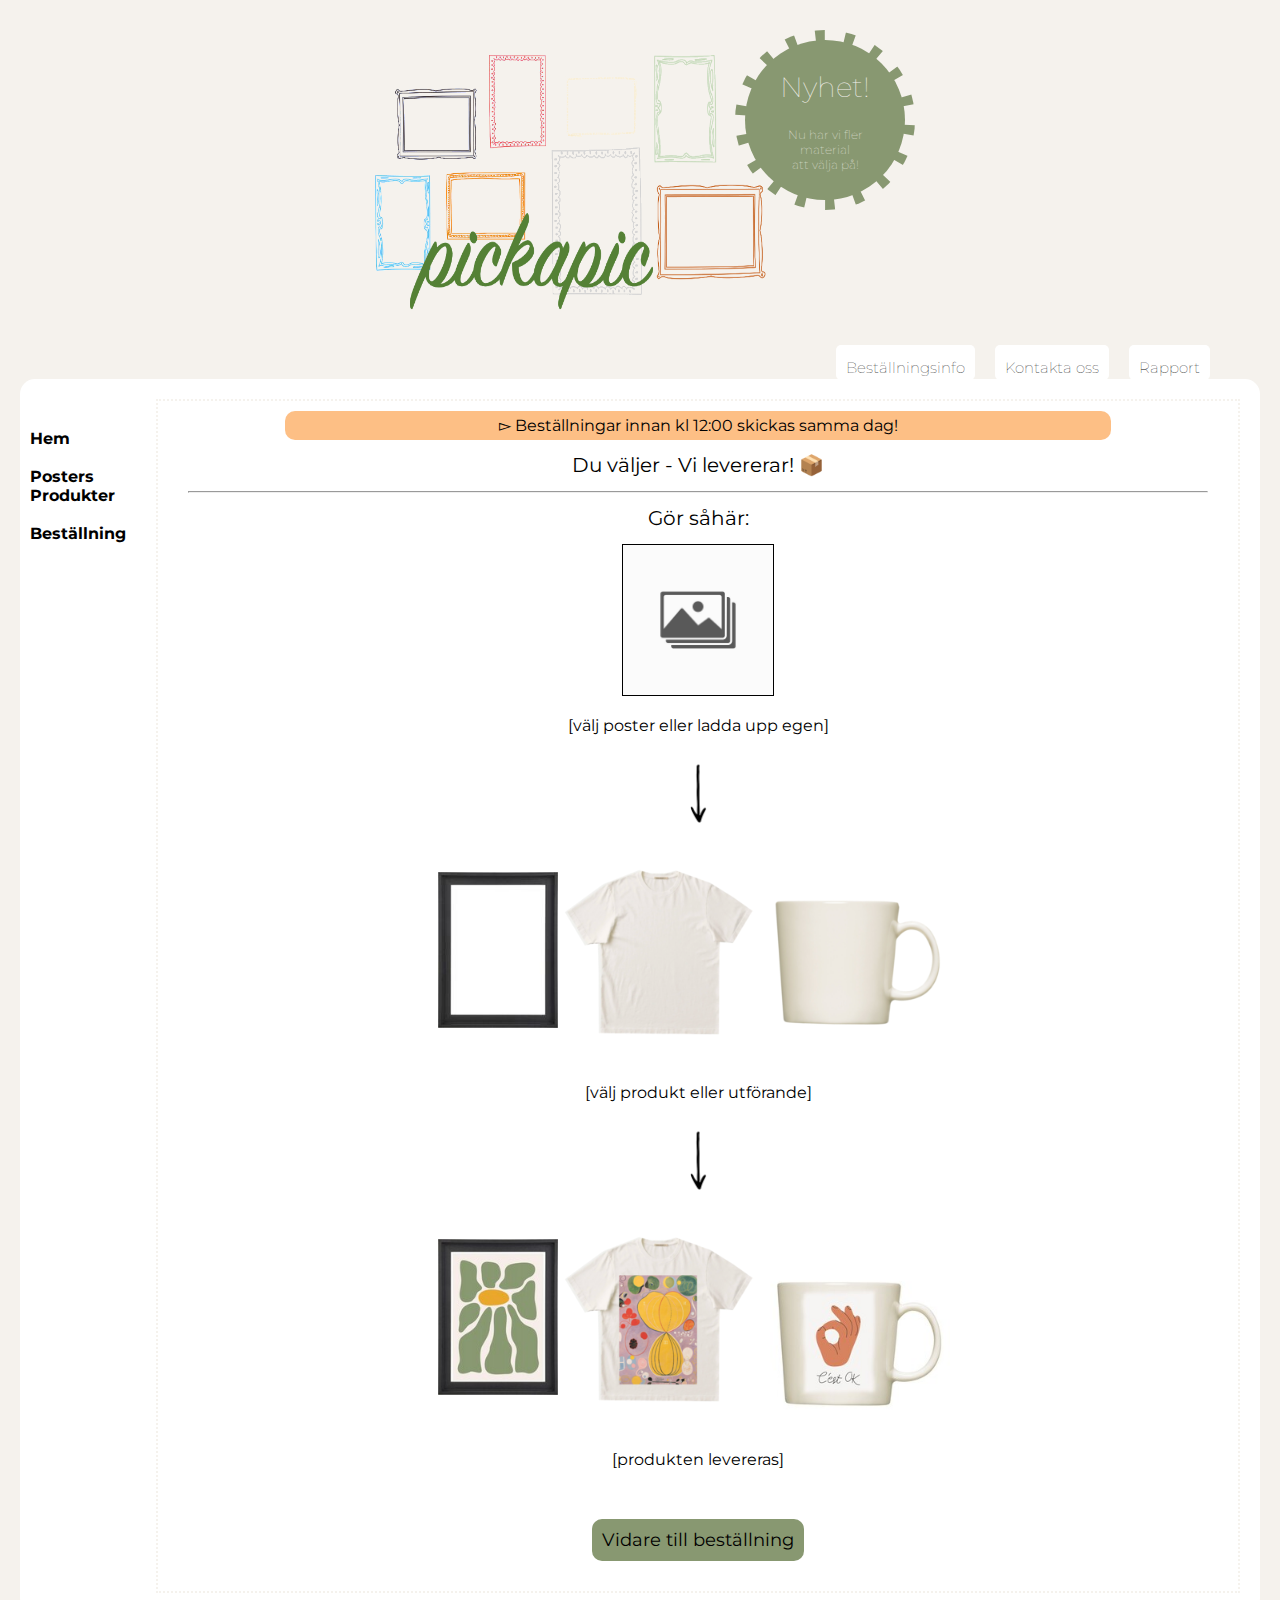
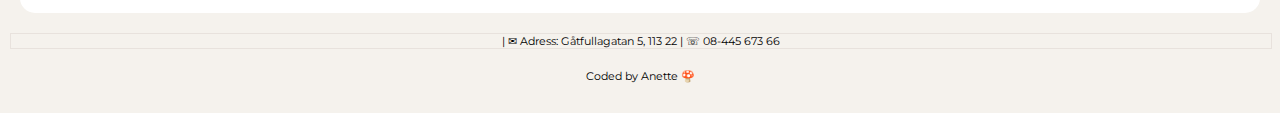
<file: index.html>
<!DOCTYPE html>
<html lang="en">
<head>
    <meta charset="UTF-8">
    <meta name="viewport" content="width=device-width, initial-scale=1.0">
    <link rel="stylesheet" href="css/style.css">
<link rel="preconnect" href="https://fonts.googleapis.com">
<link rel="preconnect" href="https://fonts.gstatic.com" crossorigin>
<link href="https://fonts.googleapis.com/css2?family=Montserrat:ital,wght@0,100..900;1,100..900&family=Roboto:ital,wght@0,100;0,300;0,400;0,500;0,700;0,900;1,100;1,300;1,400;1,500;1,700;1,900&display=swap" rel="stylesheet">
    <title>Picapick</title>
</head>
<body>
    <div class="headContainer">
        <img src="img/logo.png" alt="pickapic-logga" class="logga">
        <div class= "news">
            <h2>Nyhet!</h2>
                <h6>Nu har vi fler material <br>att välja på! <br></h6></div>

    </div>

        <ul class="choose">
            <li><a href="order.html">Beställningsinfo</a></li>
            <li><a href="aboutus.html">Kontakta oss</a></li>
            <li><a href="rapport.html">Rapport</a></li>
        </ul>

    <div class="mainContainer">
         <nav>
            <a href="index.html" class="home"><strong>Hem</strong></a><br><br>
            <a href="pictures.html" class="pic"><strong>Posters</strong></a><br>
            <a href="products.html" class="prod"><strong>Produkter</strong></a><br><br>
            <a href="tabell.html" class="order"><strong>Beställning</strong></a><br>
        </nav>

    <main class="main">
        <div class="orderToday">▻ Beställningar innan kl 12:00 skickas samma dag! </div>
            <h1>Du väljer - Vi levererar! <span>📦</span></h1><hr>
            <h1 class="doThis">Gör såhär:</h1>
                <img src="img/bildfil.jpeg" alt="bildfil" class="start1"><br> <p>[välj poster eller ladda upp egen]</p>
                <img src="img/arrow.png" alt="pil" class="startpil"><br>
                <img src="img/svartram.jpeg" alt="ram" class="start4"><img src="img/t-shirt.png" alt="t-shirt" class="start2"><img src="img/mugg.png" alt="mugg" class="start2"><br><p>[välj produkt eller utförande]</p>
                <img src="img/arrow.png" alt="pil" class="startpil"><br>
                <img src="img/svartram(1).jpg" alt="ram" class="start4"><img src="img/t-shirt(1).png" alt="t-shirt" class="start3"><img src="img/mugg(1).jpg" alt="mugg" class="start3"><br><p>[produkten levereras]</p>

            <a href="tabell.html" id="button" class="orderDirect">Vidare till beställning</a>
    </main></div>


    <footer>| ✉︎ Adress: Gåtfullagatan 5, 113 22 | ☏ 08-445 673 66</footer>

<p class="madeBy">Coded by Anette 🍄</p>
</body>
</html>
</file>
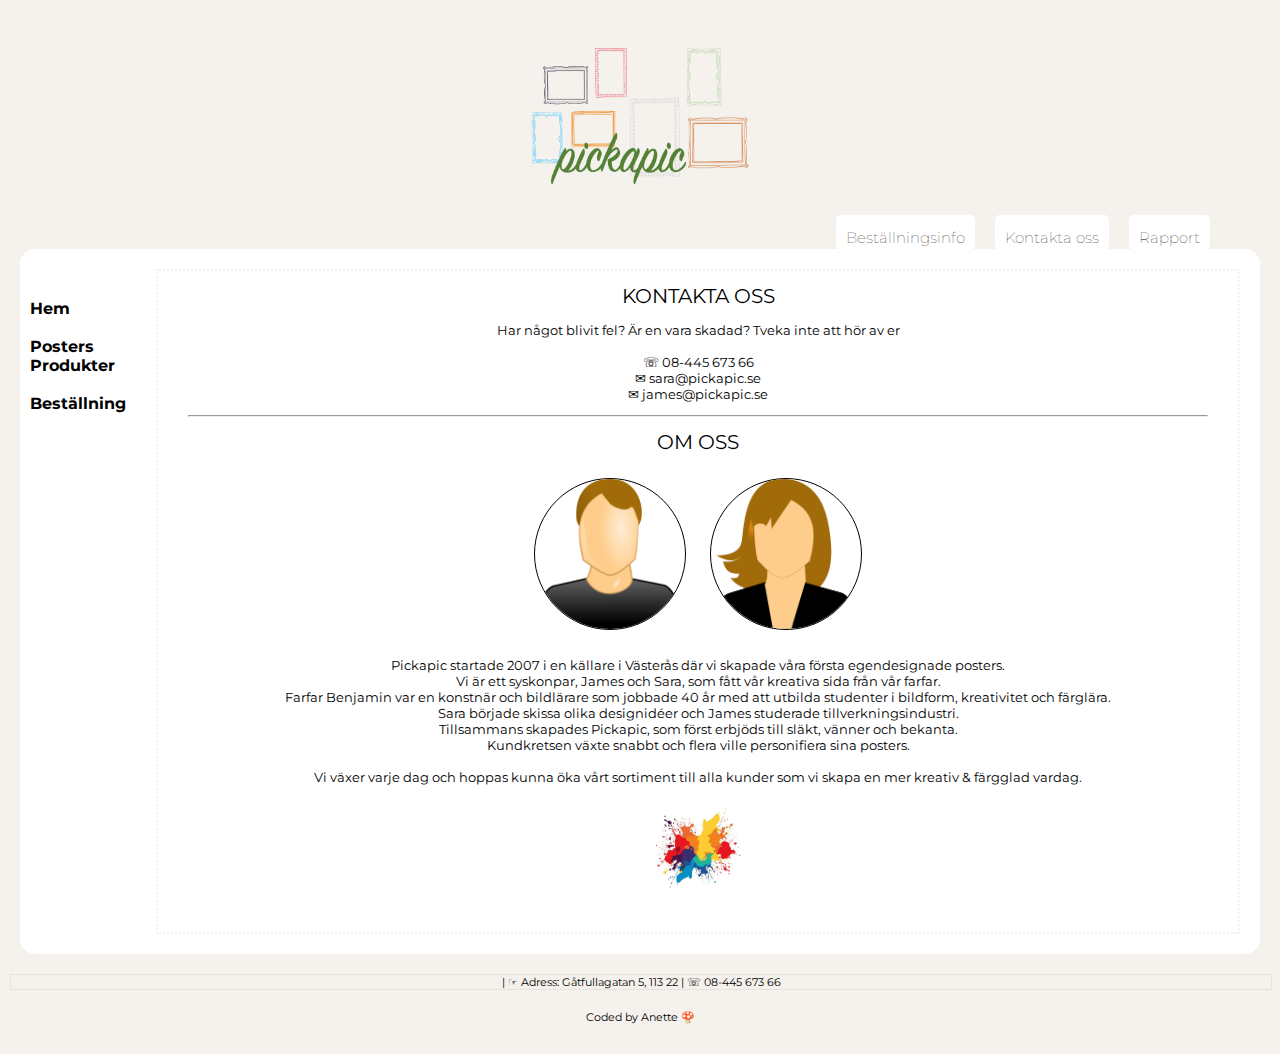
<file: aboutus.html>
<!DOCTYPE html>
<html lang="en">
<head>
    <meta charset="UTF-8">
    <meta name="viewport" content="width=device-width, initial-scale=1.0">
    <link rel="stylesheet" href="css/style.css">
<link rel="preconnect" href="https://fonts.googleapis.com">
<link rel="preconnect" href="https://fonts.gstatic.com" crossorigin>
<link href="https://fonts.googleapis.com/css2?family=Montserrat:ital,wght@0,100..900;1,100..900&family=Roboto:ital,wght@0,100;0,300;0,400;0,500;0,700;0,900;1,100;1,300;1,400;1,500;1,700;1,900&display=swap" rel="stylesheet">
    <title>Picapick</title>
</head>
<body>
    <div class="headContainer">
        <img src="img/logo.png" alt="pickapic-logga" class="logga2">
    </div>

        <ul class="choose">
            <li><a href="order.html">Beställningsinfo</a></li>
            <li><a href="aboutus.html">Kontakta oss</a></li>
            <li><a href="rapport.html">Rapport</a></li>
        </ul>

    <div class="mainContainer">
        <nav>
            <a href="index.html" class="home"><strong>Hem</strong></a><br><br>
            <a href="pictures.html" class="pic"><strong>Posters</strong></a><br>
            <a href="products.html" class="prod"><strong>Produkter</strong></a><br><br>
            <a href="tabell.html" class="order"><strong>Beställning</strong></a><br>
        </nav>

    <main class="main">
        <h1>KONTAKTA OSS</h1> 
            <p class="info">Har något blivit fel? Är en vara skadad? Tveka inte att hör av er<br><br>
            ☏ 08-445 673 66<br>
            ✉︎ sara@pickapic.se<br>
            ✉︎ james@pickapic.se
            </p>
        <hr>
        <h1>OM OSS</h1> 
            <img src="img/profiler/james.webp" alt="james" class="profil">
            <img src="img/profiler/sara.webp" alt="sara" class="profil">
        <p class="info"> Pickapic startade 2007 i en källare i Västerås där vi skapade våra första egendesignade posters.
            <br>
            Vi är ett syskonpar, James och Sara, som fått vår kreativa sida från vår farfar.<br>
            Farfar Benjamin var en konstnär och bildlärare som jobbade 40 år med att utbilda studenter i bildform, kreativitet och färglära.<br> 
            Sara började skissa olika designidéer och James studerade tillverkningsindustri.<br>
            Tillsammans skapades Pickapic, som först erbjöds till släkt, vänner och bekanta. <br>
            Kundkretsen växte snabbt och flera ville personifiera sina posters.
            <br><br>
            Vi växer varje dag och hoppas kunna öka vårt sortiment till alla kunder som vi skapa en mer kreativ & färgglad vardag.
        </p>
        
        <picture>
            <source media="(min-width: 650px)" srcset="img/color1.jpeg" width="100">
            <source media="(min-width: 450px)" srcset="img/color2.jpeg" width="100">
            <img src="img/color3.jpeg" alt="colorsplash" width="100">
        </picture> 
        
        
    </main></div>


    <footer>| ☞ Adress: Gåtfullagatan 5, 113 22 | ☏ 08-445 673 66</footer>

<p class="madeBy">Coded by Anette 🍄</p>
</body>
</html>
</file>
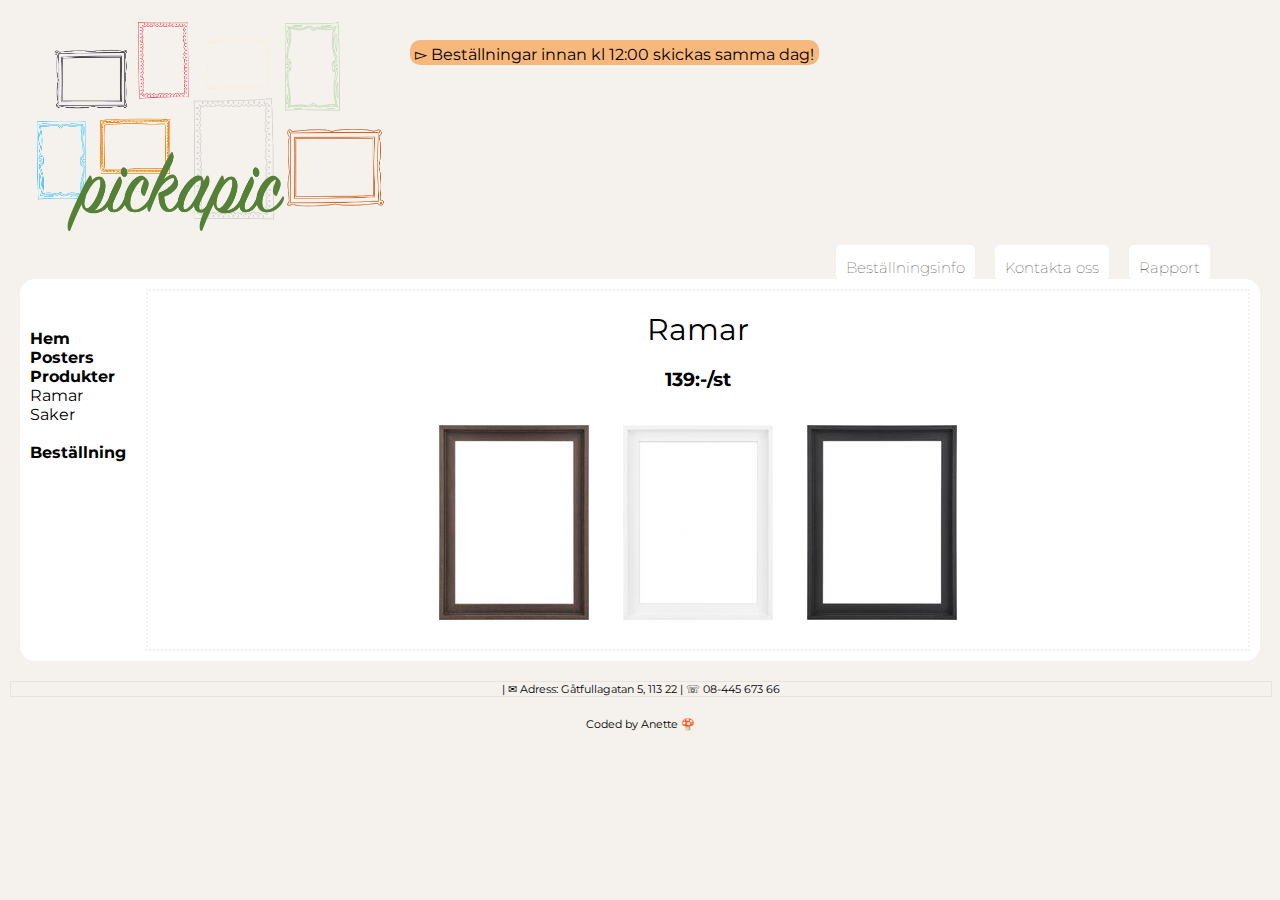
<file: frames.html>
<!DOCTYPE html>
<html lang="en">
<head>
    <meta charset="UTF-8">
    <meta name="viewport" content="width=device-width, initial-scale=1.0">
    <link rel="stylesheet" href="css/nextStyle.css">
<link rel="preconnect" href="https://fonts.googleapis.com">
<link rel="preconnect" href="https://fonts.gstatic.com" crossorigin>
<link href="https://fonts.googleapis.com/css2?family=Montserrat:ital,wght@0,100..900;1,100..900&family=Roboto:ital,wght@0,100;0,300;0,400;0,500;0,700;0,900;1,100;1,300;1,400;1,500;1,700;1,900&display=swap" rel="stylesheet">
    <title>Picapick</title>
</head>
<body>
    <div class="headContainer">
        <img src="img/logo.png" alt="pickapic-logga" class="logga2">
                <div class="orderToday">▻ Beställningar innan kl 12:00 skickas samma dag! </div>
    </div>

        <ul class="choose">
            <li><a href="order.html">Beställningsinfo</a></li>
            <li><a href="aboutus.html">Kontakta oss</a></li>
            <li><a href="rapport.html">Rapport</a></li>
        </ul>

    <div class="mainContainer">
        <nav>
            <a href="index.html" class="home"><strong>Hem</strong></a><br>
            <a href="pictures.html" class="pic"><strong>Posters</strong></a><br>
            <a href="products.html" class="prod"><strong>Produkter</strong></a><br>
                <a href="frames.html" class="frame">Ramar</a><br>
                <a href="things.html" class="things">Saker</a><br><br>
            <a href="tabell.html" class="order"><strong>Beställning</strong></a><br>
        </nav>

    <main class="main">
        <h1>Ramar</h1>
        <h3>139:-/st</h3>
            <img src="img/brunram.jpeg" alt="brun" class="product1">
            <img src="img/vitram.jpeg" alt="vit" class="product1">
            <img src="img/svartram.jpeg" alt="svart" class="product1"> 
    </main></div>


    <footer>| ✉︎ Adress: Gåtfullagatan 5, 113 22 | ☏ 08-445 673 66</footer>

<p class="madeBy">Coded by Anette 🍄</p>
</body>
</html>
</file>
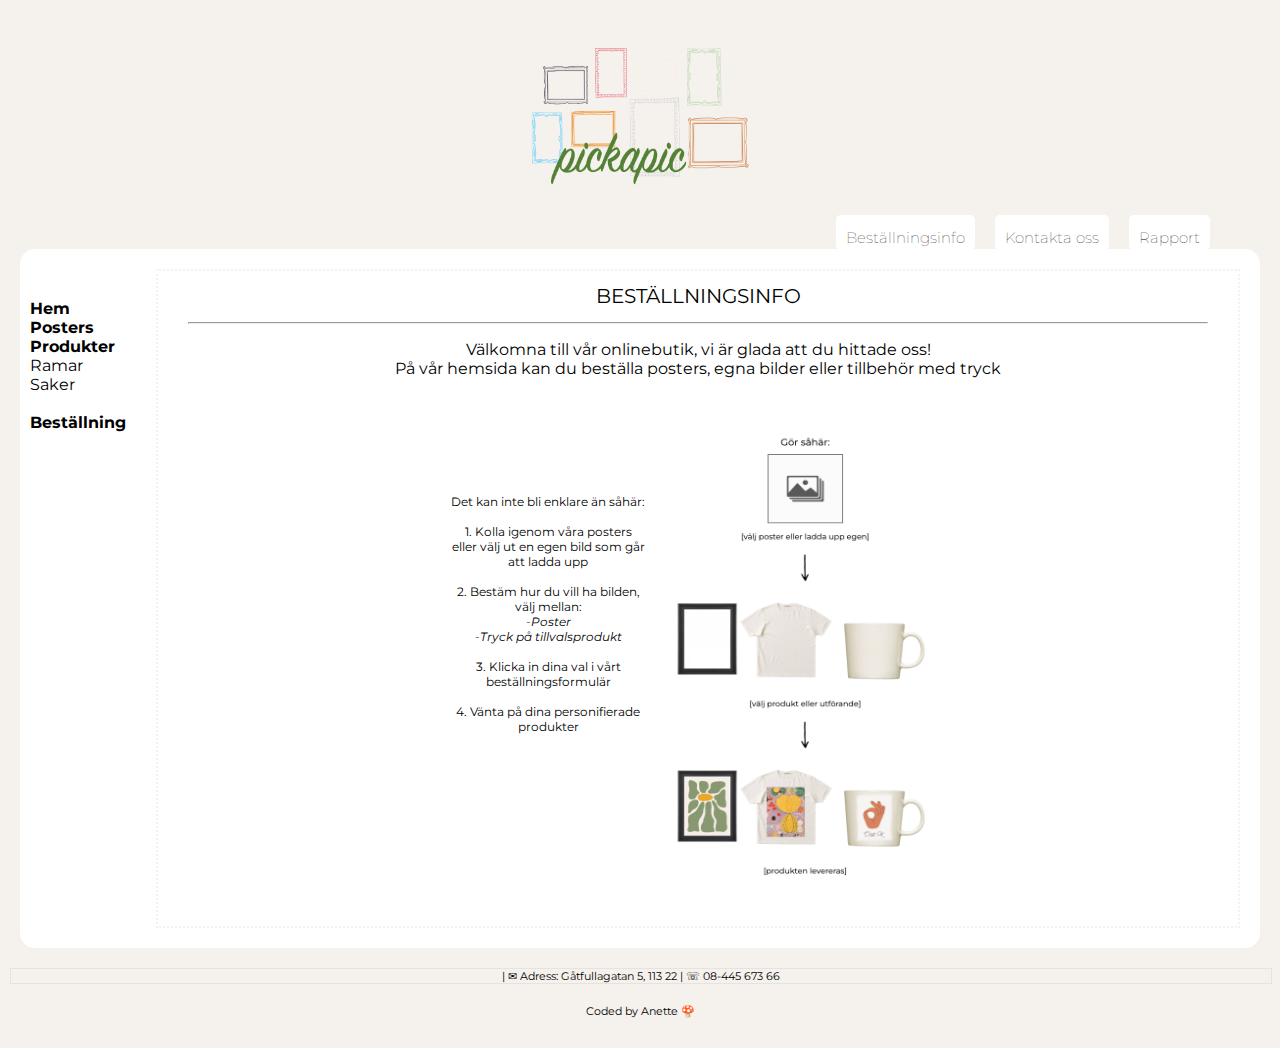
<file: order.html>
<!DOCTYPE html>
<html lang="en">
<head>
    <meta charset="UTF-8">
    <meta name="viewport" content="width=device-width, initial-scale=1.0">
    <link rel="stylesheet" href="css/style.css">
<link rel="preconnect" href="https://fonts.googleapis.com">
<link rel="preconnect" href="https://fonts.gstatic.com" crossorigin>
<link href="https://fonts.googleapis.com/css2?family=Montserrat:ital,wght@0,100..900;1,100..900&family=Roboto:ital,wght@0,100;0,300;0,400;0,500;0,700;0,900;1,100;1,300;1,400;1,500;1,700;1,900&display=swap" rel="stylesheet">
    <title>Picapick</title>
</head>
<body>
    <div class="headContainer">
        <img src="img/logo.png" alt="pickapic-logga" class="logga2">
    </div>

        <ul class="choose">
            <li><a href="order.html">Beställningsinfo</a></li>
            <li><a href="aboutus.html">Kontakta oss</a></li>
            <li><a href="rapport.html">Rapport</a></li>
        </ul>

    <div class="mainContainer">
        <nav>
            <a href="index.html" class="home"><strong>Hem</strong></a><br>
            <a href="pictures.html" class="pic"><strong>Posters</strong></a><br>
            <a href="products.html" class="prod"><strong>Produkter</strong></a><br>
                <a href="frames.html" class="frame">Ramar</a><br>
                <a href="things.html" class="things">Saker</a><br><br>
            <a href="tabell.html" class="order"><strong>Beställning</strong></a><br>
        </nav>

    <main class="main">
        <h1>BESTÄLLNINGSINFO</h1><hr>
            <p>Välkomna till vår onlinebutik, vi är glada att du hittade oss!<br>
            På vår hemsida kan du beställa posters, egna bilder 
            eller tillbehör med tryck
            </p>

        <p style="display:inline-block;" class="orderList"> 
            <img src="img/lathund-info.png" alt="lathund" class="lathund">
            Det kan inte bli enklare än såhär:<br><br>
            1. Kolla igenom våra posters eller välj ut en egen bild som går att ladda upp<br><br>
            2. Bestäm hur du vill ha bilden, välj mellan:<br>
                <em>-Poster<br>
                -Tryck på tillvalsprodukt</em><br><br>
            3. Klicka in dina val i vårt beställningsformulär<br><br>
            4. Vänta på dina personifierade produkter<br>
        </p>
        
    </main></div>


    <footer>| ✉︎ Adress: Gåtfullagatan 5, 113 22 | ☏ 08-445 673 66</footer>

<p class="madeBy">Coded by Anette 🍄</p>
</body>
</html>
</file>
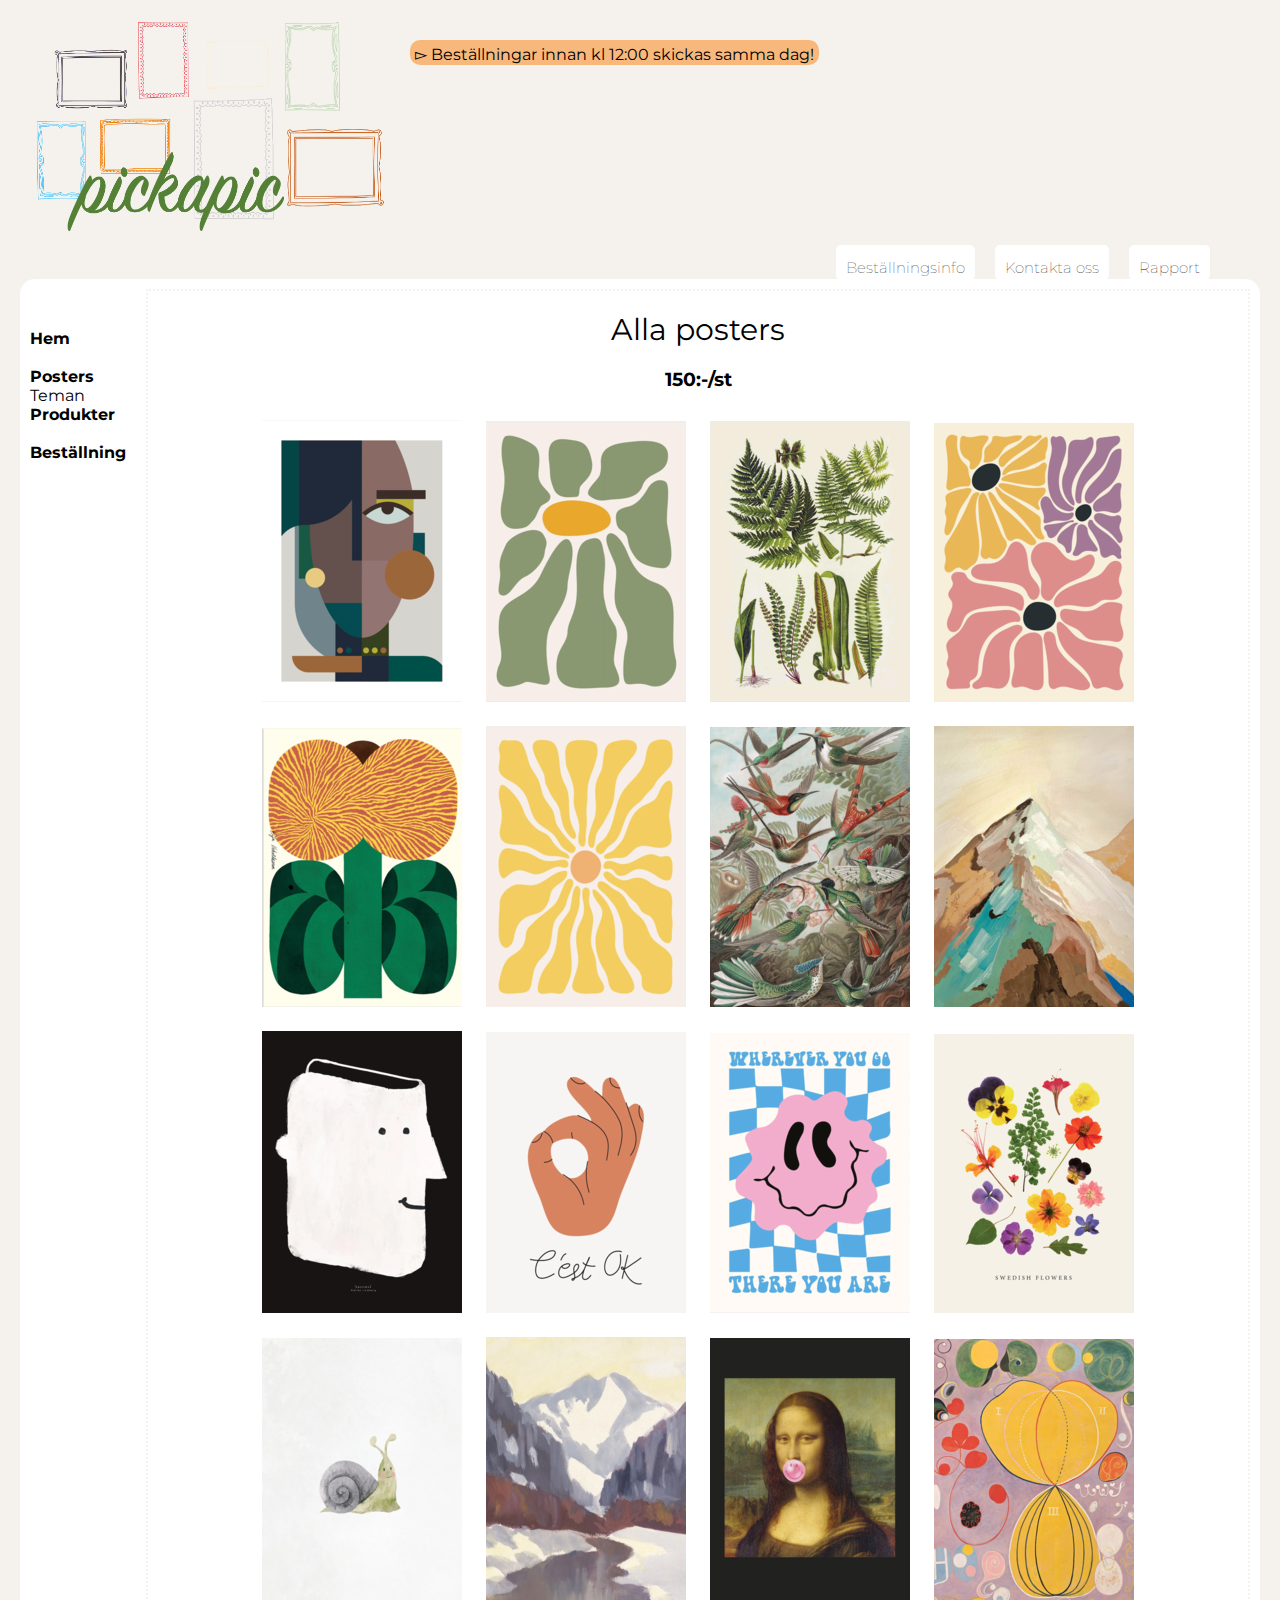
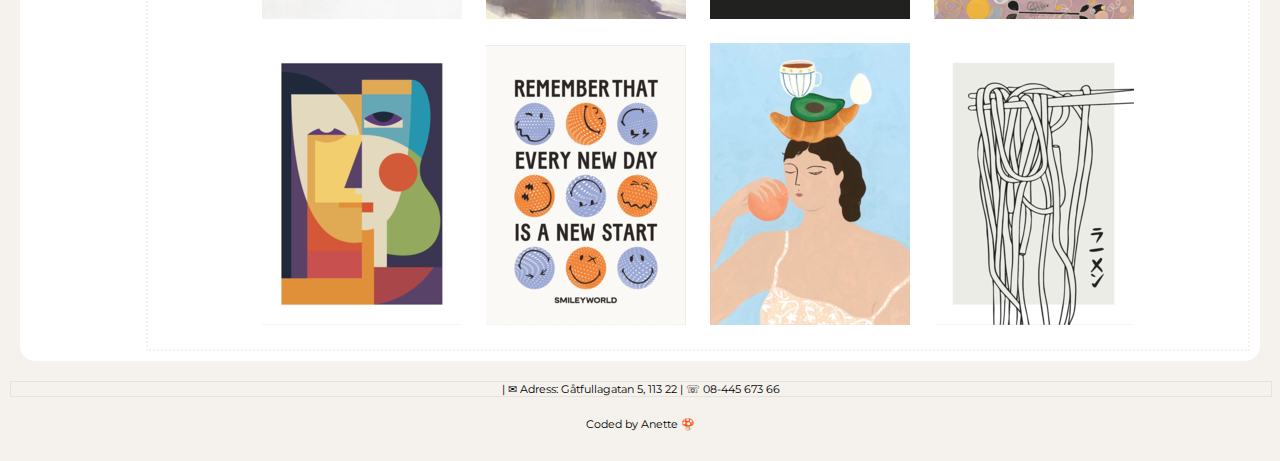
<file: pictures.html>
<!DOCTYPE html>
<html lang="en">
<head>
    <meta charset="UTF-8">
    <meta name="viewport" content="width=device-width, initial-scale=1.0">
    <link rel="stylesheet" href="css/nextStyle.css">
<link rel="preconnect" href="https://fonts.googleapis.com">
<link rel="preconnect" href="https://fonts.gstatic.com" crossorigin>
<link href="https://fonts.googleapis.com/css2?family=Montserrat:ital,wght@0,100..900;1,100..900&family=Roboto:ital,wght@0,100;0,300;0,400;0,500;0,700;0,900;1,100;1,300;1,400;1,500;1,700;1,900&display=swap" rel="stylesheet">
    <title>Picapick</title>
</head>
<body>
    <div class="headContainer">
        <img src="img/logo.png" alt="pickapic-logga" class="logga2">
                <div class="orderToday">▻ Beställningar innan kl 12:00 skickas samma dag! </div>
    </div>

        <ul class="choose">
            <li><a href="order.html">Beställningsinfo</a></li>
            <li><a href="aboutus.html">Kontakta oss</a></li>
            <li><a href="rapport.html">Rapport</a></li>
        </ul>

    <div class="mainContainer">
        <nav>
            <a href="index.html" class="home"><strong>Hem</strong></a><br><br>
            <a href="pictures.html" class="pic"><strong>Posters</strong></a><br>
            <a href="posterstheme.html" class="theme">Teman</a><br>
            <a href="products.html" class="prod"><strong>Produkter</strong></a><br><br>
            <a href="tabell.html" class="order"><strong>Beställning</strong></a><br>
        </nav>


    <main class="main">
        <h1>Alla posters</h1>
        <h3>150:-/st</h3>
            <img src="img/posters/ny/face2.png" alt="bild" class="poster">
            <img src="img/posters/ny/greenflower.png" alt="bild" class="poster">
            <img src="img/posters/ny/greenplats.png" alt="bild" class="poster">
            <img src="img/posters/ny/groovyflower.png" alt="bild" class="poster">
            <img src="img/posters/ny/maskros.png" alt="bild" class="poster">
            <img src="img/posters/ny/yellowflower.png" alt="bild" class="poster">
            <img src="img/posters/ny/birds.png" alt="bild" class="poster">
            <img src="img/posters/ny/colormountain.png" alt="bild" class="poster">
            <img src="img/posters/ny/face.png" alt="bild" class="poster">
            <img src="img/posters/ny/fingers.png" alt="bild" class="poster">
            <img src="img/posters/ny/smiley.png" alt="bild" class="poster">
            <img src="img/posters/ny/swedishflower.png" alt="bild" class="poster">
            <img src="img/posters/ny/snigel.png" alt="bild" class="poster">
            <img src="img/posters/ny/mountain.png" alt="bild" class="poster">
            <img src="img/posters/ny/monalisa.png" alt="bild" class="poster">
            <img src="img/posters/ny/everything.png" alt="bild" class="poster">
            <img src="img/posters/ny/face1.png" alt="bild" class="poster">
            <img src="img/posters/ny/newday.png" alt="bild" class="poster">
            <img src="img/posters/ny/frukost.png" alt="bild" class="poster">
            <img src="img/posters/ny/ramen.png" alt="bild" class="poster">

    </main></div>


    <footer>| ✉︎ Adress: Gåtfullagatan 5, 113 22 | ☏ 08-445 673 66</footer>

<p class="madeBy">Coded by Anette 🍄</p>
</body>
</html>
</file>
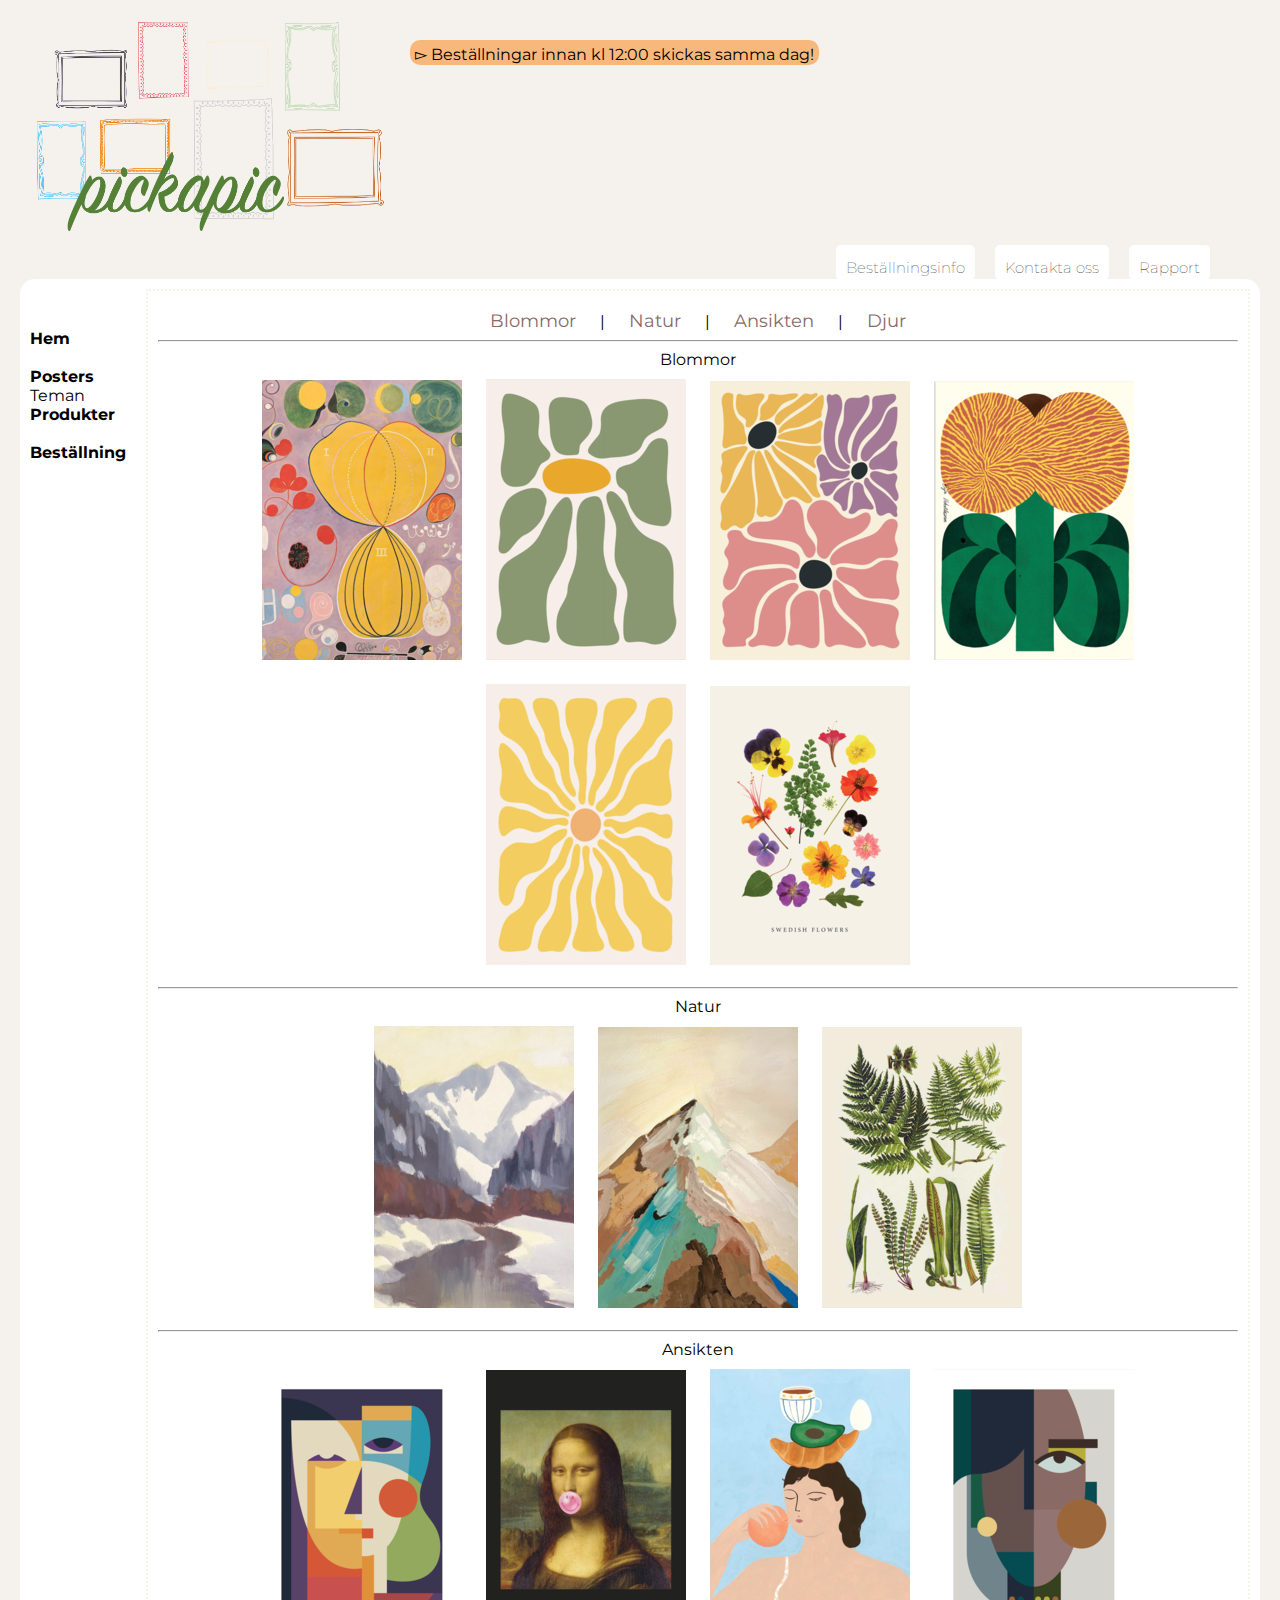
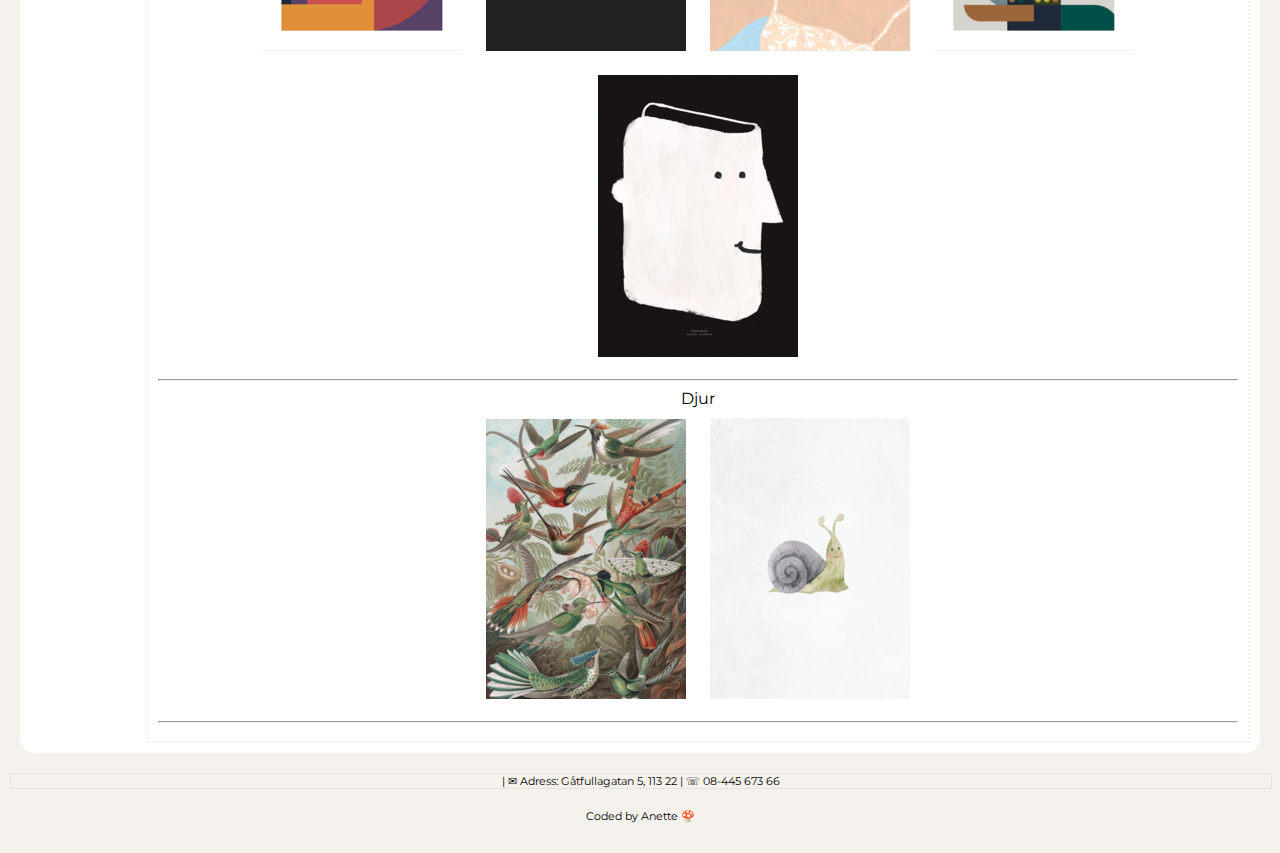
<file: posterstheme.html>
<!DOCTYPE html>
<html lang="en">
<head>
    <meta charset="UTF-8">
    <meta name="viewport" content="width=device-width, initial-scale=1.0">
    <link rel="stylesheet" href="css/nextStyle.css">
<link rel="preconnect" href="https://fonts.googleapis.com">
<link rel="preconnect" href="https://fonts.gstatic.com" crossorigin>
<link href="https://fonts.googleapis.com/css2?family=Montserrat:ital,wght@0,100..900;1,100..900&family=Roboto:ital,wght@0,100;0,300;0,400;0,500;0,700;0,900;1,100;1,300;1,400;1,500;1,700;1,900&display=swap" rel="stylesheet">
    <title>Picapick</title>
</head>
<body>
    <div class="headContainer">
        <img src="img/logo.png" alt="pickapic-logga" class="logga2">
            <div class="orderToday">▻ Beställningar innan kl 12:00 skickas samma dag! </div>
    </div>

        <ul class="choose">
            <li><a href="order.html">Beställningsinfo</a></li>
            <li><a href="aboutus.html">Kontakta oss</a></li>
            <li><a href="rapport.html">Rapport</a></li>
        </ul>

    <div class="mainContainer">
        <nav>
            <a href="index.html" class="home"><strong>Hem</strong></a><br><br>
            <a href="pictures.html" class="pic"><strong>Posters</strong></a><br>
            <a href="posterstheme.html" class="theme">Teman</a>
            <a href="products.html" class="prod"><strong>Produkter</strong></a><br><br>
            <a href="tabell.html" class="order"><strong>Beställning</strong></a><br>
        </nav>


    <main class="main"><br>
        <a href="#blommor" class="themeLink">Blommor</a> | <a href="#natur" class="themeLink">Natur</a> | <a href="#ansikten" class="themeLink">Ansikten</a> | <a href="#djur" class="themeLink">Djur</a> 
        <br><hr>
        <a id="blommor">Blommor</a><br>
            <img src="img/posters/ny/everything.png" alt="1" class="poster">
            <img src="img/posters/ny/greenflower.png" alt="1" class="poster">
            <img src="img/posters/ny/groovyflower.png" alt="1" class="poster">
            <img src="img/posters/ny/maskros.png" alt="1" class="poster">
            <img src="img/posters/ny/yellowflower.png" alt="1" class="poster">
            <img src="img/posters/ny/swedishflower.png" alt="1" class="poster">
            <hr>
        <a id="natur">Natur</a><br>
            <img src="img/posters/ny/mountain.png" alt="1" class="poster">
            <img src="img/posters/ny/colormountain.png" alt="1" class="poster">
            <img src="img/posters/ny/greenplats.png" alt="1" class="poster">
            <hr>
        <a id="ansikten">Ansikten</a><br>
            <img src="img/posters/ny/face1.png" alt="1" class="poster">
            <img src="img/posters/ny/monalisa.png" alt="1" class="poster">
            <img src="img/posters/ny/frukost.png" alt="1" class="poster">
            <img src="img/posters/ny/face2.png" alt="1" class="poster">
            <img src="img/posters/ny/face.png" alt="1" class="poster">
            <hr>
        <a id="djur">Djur</a><br>
            <img src="img/posters/ny/birds.png" alt="1" class="poster">
            <img src="img/posters/ny/snigel.png" alt="1" class="poster">
            <hr>

    </main></div>


    <footer>| ✉︎ Adress: Gåtfullagatan 5, 113 22 | ☏ 08-445 673 66</footer>

<p class="madeBy">Coded by Anette 🍄</p>
</body>
</html>
</file>
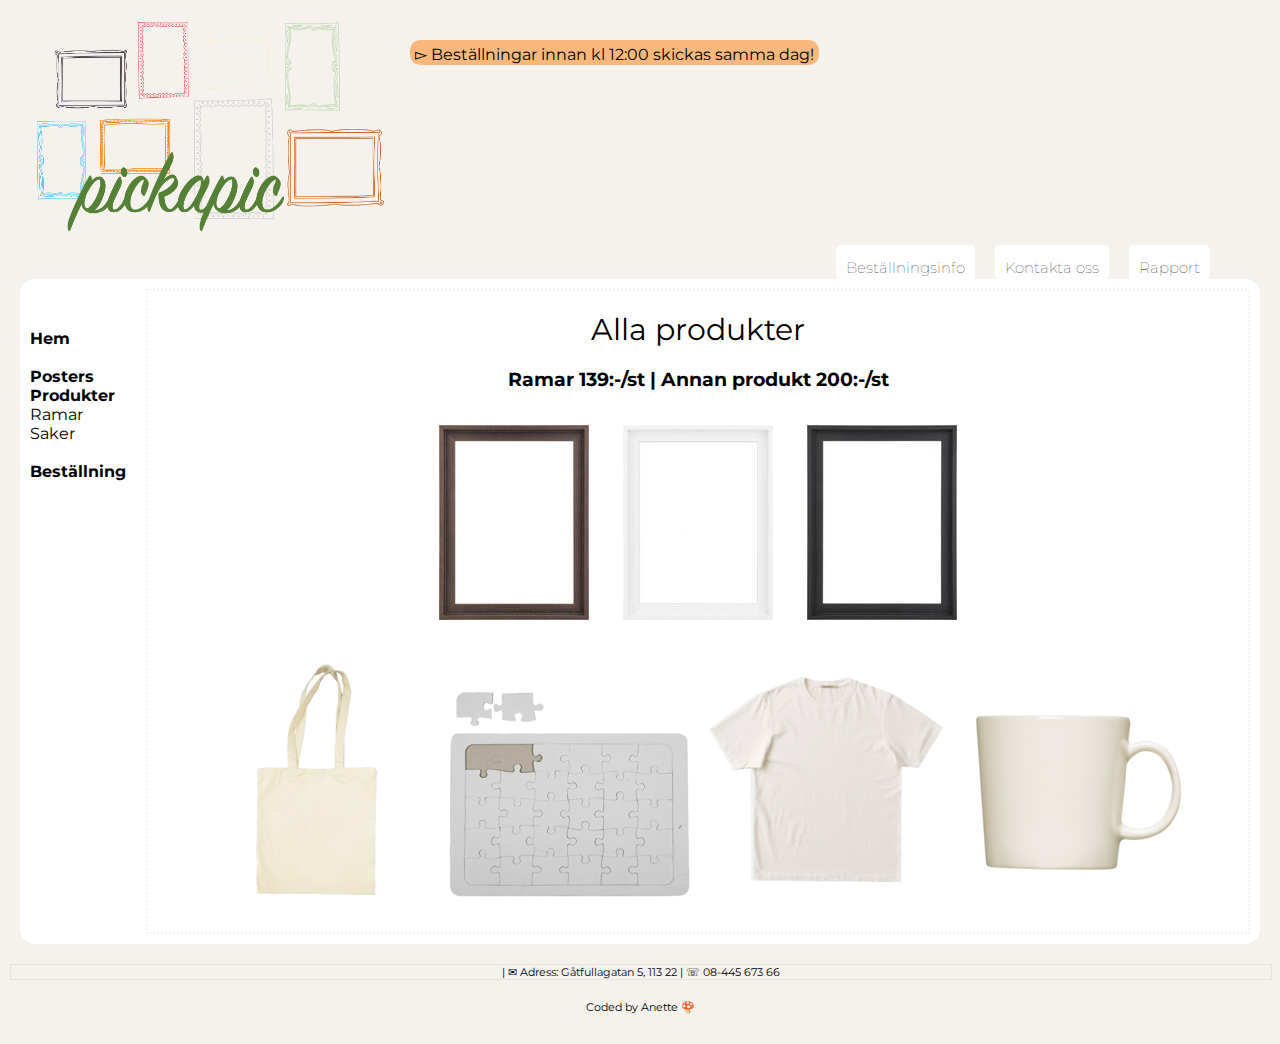
<file: products.html>
<!DOCTYPE html>
<html lang="en">
<head>
    <meta charset="UTF-8">
    <meta name="viewport" content="width=device-width, initial-scale=1.0">
    <link rel="stylesheet" href="css/nextStyle.css">
<link rel="preconnect" href="https://fonts.googleapis.com">
<link rel="preconnect" href="https://fonts.gstatic.com" crossorigin>
<link href="https://fonts.googleapis.com/css2?family=Montserrat:ital,wght@0,100..900;1,100..900&family=Roboto:ital,wght@0,100;0,300;0,400;0,500;0,700;0,900;1,100;1,300;1,400;1,500;1,700;1,900&display=swap" rel="stylesheet">
    <title>Picapick</title>
</head>
<body>
    <div class="headContainer">
        <img src="img/logo.png" alt="pickapic-logga" class="logga2">
                <div class="orderToday">▻ Beställningar innan kl 12:00 skickas samma dag! </div>
    </div>

        <ul class="choose">
            <li><a href="order.html">Beställningsinfo</a></li>
            <li><a href="aboutus.html">Kontakta oss</a></li>
            <li><a href="rapport.html">Rapport</a></li>
        </ul>

    <div class="mainContainer">
        <nav>
            <a href="index.html" class="home"><strong>Hem</strong></a><br><br>
            <a href="pictures.html" class="pic"><strong>Posters</strong></a><br>
            <a href="products.html" class="prod"><strong>Produkter</strong></a><br>
                <a href="frames.html" class="frame">Ramar</a><br>
                <a href="things.html" class="things">Saker</a><br><br>
            <a href="tabell.html" class="order"><strong>Beställning</strong></a><br>
        </nav>

    <main class="main">
        <h1>Alla produkter</h1>
        <h3>Ramar 139:-/st | Annan produkt 200:-/st</h3>
            <img src="img/brunram.jpeg" alt="brun" class="product1">
            <img src="img/vitram.jpeg" alt="vit" class="product1">
            <img src="img/svartram.jpeg" alt="svart" class="product1"> <br>
            <img src="img/bag.png" alt="bag" class="product">
            <img src="img/puzzel.png" alt="puzzle" class="product">
            <img src="img/t-shirt.png" alt="shirt" class="product">
            <img src="img/mugg.png" alt="cup" class="product">
    </main></div>


    <footer>| ✉︎ Adress: Gåtfullagatan 5, 113 22 | ☏ 08-445 673 66</footer>

<p class="madeBy">Coded by Anette 🍄</p>
</body>
</html>
</file>
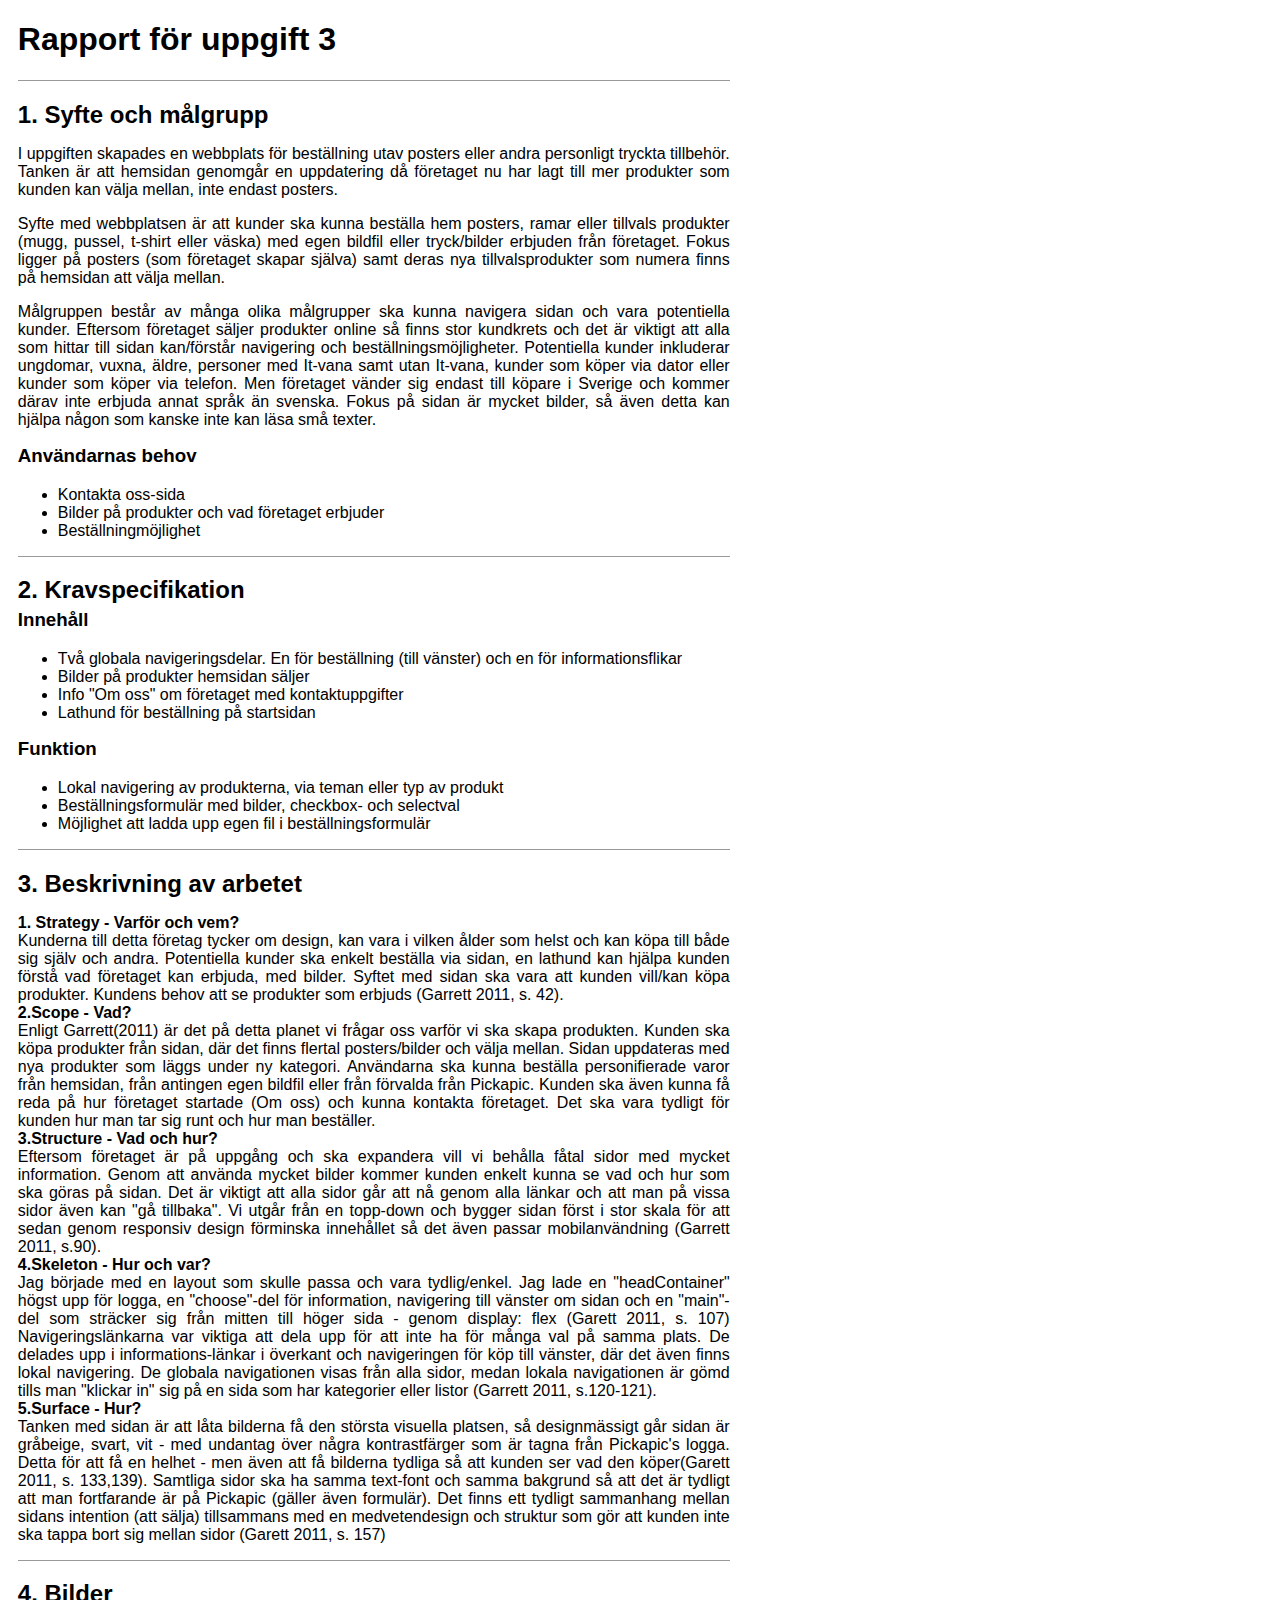
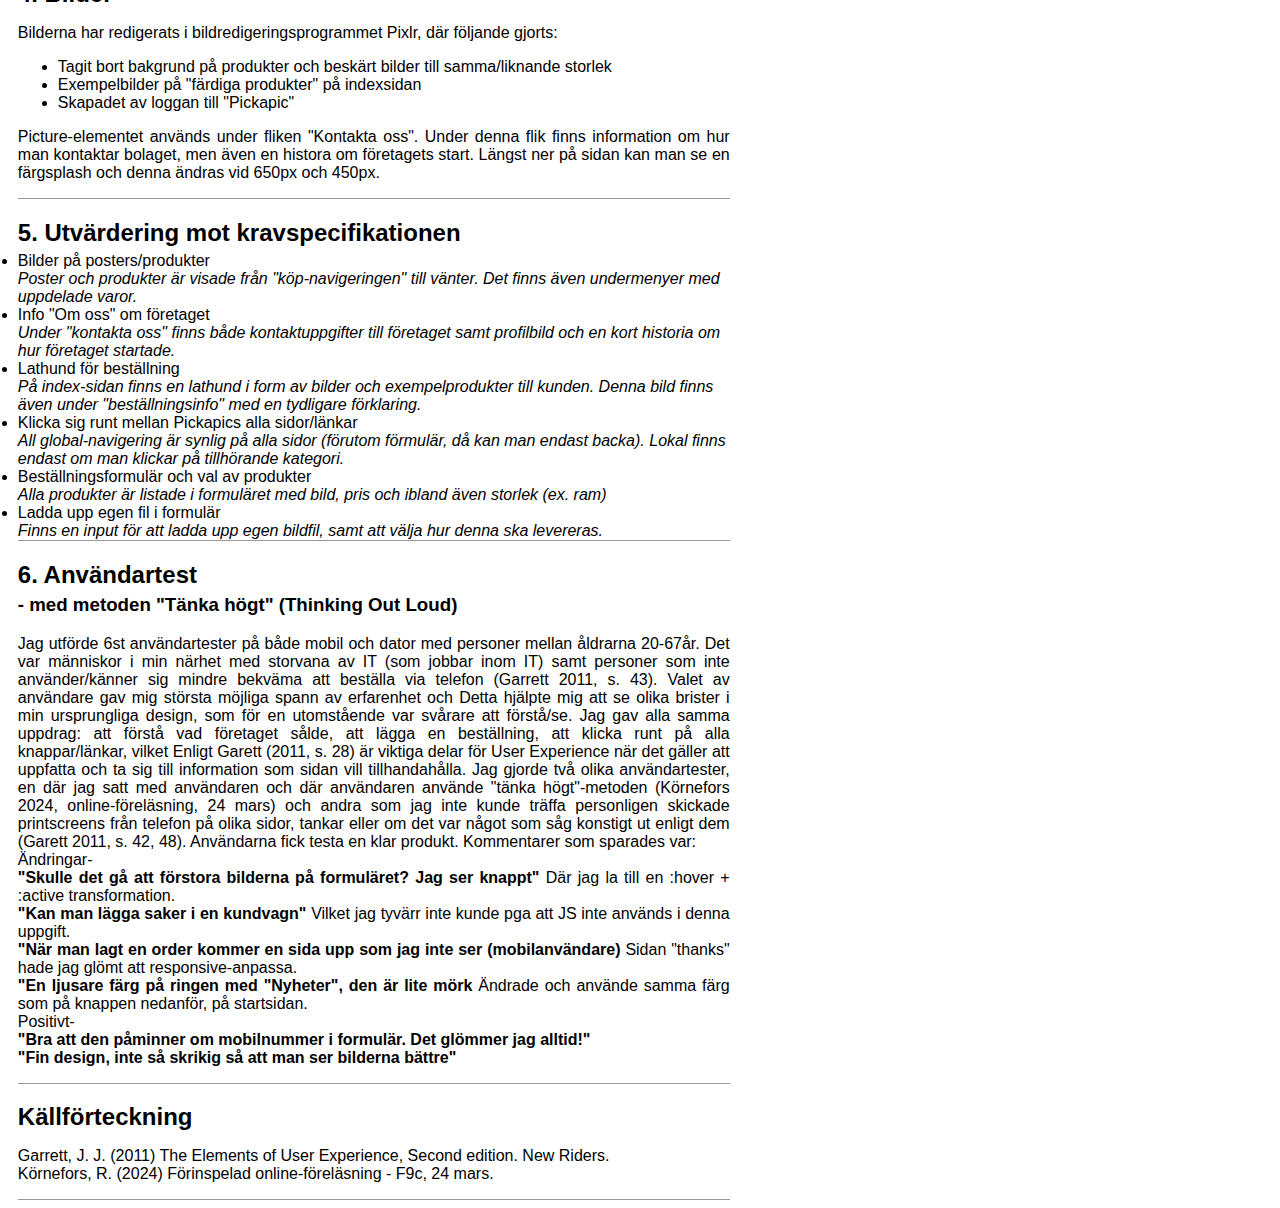
<file: rapport.html>
<!DOCTYPE html>
<html lang="sv">

<head>
    <meta charset="UTF-8">
    <meta http-equiv="X-UA-Compatible" content="IE=edge">
    <meta name="viewport" content="width=device-width, initial-scale=1.0">
    <title>Rapport för uppgift 3 i Webbteknik 1</title>
    <style>
        html {
            font-size: 16px
        }

        body {
            background-color: #FFF;
            color: #000;
            font-family: Verdana, Geneva, Tahoma, sans-serif;
            max-width: 80ch;
            margin-left: 2ch;
        }

        header,
        section {
            border-bottom: 1px solid #999;
        }

        img {
            max-width: 100%;
        }

        p {
            text-align: justify;
        }

        h2 {
            margin-bottom: 0.2em;
        }

        h3 {
            margin-top: 0.2em;
        }
    </style>
</head>

<body>
    <header>
        <h1>Rapport för uppgift 3</h1>
    </header>
    <main>
        <section>
            <h2>1. Syfte och målgrupp</h2>
            <p>I uppgiften skapades en webbplats för
                <!-- Ange vad det är för företag eller annan organisation. -->
                beställning utav posters eller andra personligt tryckta tillbehör. Tanken är att hemsidan genomgår en uppdatering då företaget nu
                har lagt till mer produkter som kunden kan välja mellan, inte endast posters.
            </p>
            <p>Syfte med webbplatsen är 
                <!-- Fyll på med kort beskrivning som anger syftet med webbplatsen. -->
                <!-- Alltså syfte och mål med webbplatsen för företaget eller organisationen. -->
                att kunder ska kunna beställa hem posters, ramar eller tillvals produkter (mugg, pussel, t-shirt eller väska) med egen bildfil eller tryck/bilder
                erbjuden från företaget. Fokus ligger på posters (som företaget skapar själva) samt deras nya tillvalsprodukter som numera finns på hemsidan att välja mellan.
            </p>
            <p>Målgruppen består av 
                <!-- Fyll på med beskrivning som identifierar målgruppen. -->
                <!-- Ange också eventuell uppdelning i delgrupper. -->
                många olika målgrupper ska kunna navigera sidan och vara potentiella kunder. Eftersom företaget säljer produkter online så finns stor kundkrets och det är viktigt att alla som hittar till sidan kan/förstår navigering och beställningsmöjligheter. 
                Potentiella kunder inkluderar ungdomar, vuxna, äldre, personer med It-vana samt utan It-vana, kunder som köper via dator eller kunder som köper via telefon.
                Men företaget vänder sig endast till köpare i Sverige och kommer därav inte erbjuda annat språk än svenska. Fokus på sidan är mycket bilder, så även detta kan hjälpa någon som kanske inte kan läsa små texter.
            </p>
            <h3>Användarnas behov</h3>
            <!-- Skriv korta punkter som beskriver vilka behov webbplatsen ska uppfylla. -->
            <!-- Altså resultatet av målgruppsanalysen. Beskrivning av hur du gjort analysen ska inte finnas med. -->
            <ul>
                <li>Kontakta oss-sida</li>
                <li>Bilder på produkter och vad företaget erbjuder</li>
                <li>Beställningmöjlighet</li>
            </ul>
        </section>
        <section>
            <h2>2. Kravspecifikation</h2>
            <!-- Kravspecifikationen ska vara utformad enligt Garretts modell på det sätt som visas i föreläsningar och laboration. -->
            <h3>Innehåll</h3>
            <!-- Skriv korta konkreta och mätbara krav som beskriver VAD innehållet ska bestå av. -->
            <ul>
                <li>Två globala navigeringsdelar. En för beställning (till vänster) och en för informationsflikar</li>
                <li>Bilder på produkter hemsidan säljer</li>
                <li>Info "Om oss" om företaget med kontaktuppgifter</li>
                <li>Lathund för beställning på startsidan</li>

            </ul>
            <h3>Funktion</h3>
            <!-- Skriv korta konkreta och mätbara krav som beskriver VAD användaren ska kunna göra. -->
            <ul>
                <li>Lokal navigering av produkterna, via teman eller typ av produkt</li>
                <li>Beställningsformulär med bilder, checkbox- och selectval</li>
                <li>Möjlighet att ladda upp egen fil i beställningsformulär</li>
            </ul>
        </section>
        <section>
            <h2>3. Beskrivning av arbetet</h2>
            <!-- Beskriv hur du arbetat med uppgiften. -->
            <!-- För VG är det viktigt att du beskriver hur du använt Garretts modell och tar med referenser med sidnummer till boken, för att styrka det du tar upp i din text. Se mer info i rutan om referenser på uppgiftens webbsida. -->
            <p><strong>1. Strategy - Varför och vem?</strong><br>
                Kunderna till detta företag tycker om design, kan vara i vilken ålder som helst och kan köpa till både sig själv och andra.
                Potentiella kunder ska enkelt beställa via sidan, en lathund kan hjälpa kunden förstå vad företaget kan erbjuda, med bilder.
                Syftet med sidan ska vara att kunden vill/kan köpa produkter. Kundens behov att se produkter som erbjuds (Garrett 2011, s. 42).
                <br>
                <strong>2.Scope - Vad?</strong><br>
                Enligt Garrett(2011) är det på detta planet vi frågar oss varför vi ska skapa produkten. Kunden ska köpa produkter från sidan, där det finns flertal posters/bilder och välja mellan. Sidan uppdateras med nya produkter som läggs under ny kategori. 
                Användarna ska kunna beställa personifierade varor från hemsidan, från antingen egen bildfil eller från förvalda från Pickapic.
                Kunden ska även kunna få reda på hur företaget startade (Om oss) och kunna kontakta företaget. Det ska vara tydligt för kunden hur man tar sig runt och hur man beställer.
                <br>
                <strong>3.Structure - Vad och hur?</strong><br>
                Eftersom företaget är på uppgång och ska expandera vill vi behålla fåtal sidor med mycket information. Genom att använda mycket bilder kommer kunden enkelt kunna se vad och hur som ska göras på sidan.
                Det är viktigt att alla sidor går att nå genom alla länkar och att man på vissa sidor även kan "gå tillbaka".
                Vi utgår från en topp-down och bygger sidan först i stor skala för att sedan genom responsiv design förminska innehållet så det även passar mobilanvändning (Garrett 2011, s.90).
                <br>
                <strong>4.Skeleton - Hur och var?</strong><br>
                Jag började med en layout som skulle passa och vara tydlig/enkel. Jag lade en "headContainer" högst upp för logga, en "choose"-del för information, navigering till vänster om sidan och en "main"-del som sträcker sig från mitten till höger sida - genom display: flex (Garett 2011, s. 107)
                Navigeringslänkarna var viktiga att dela upp för att inte ha för många val på samma plats. De delades upp i informations-länkar i överkant och navigeringen för köp till vänster, där det även finns lokal navigering.
                De globala navigationen visas från alla sidor, medan lokala navigationen är gömd tills man "klickar in" sig på en sida som har kategorier eller listor (Garrett 2011, s.120-121).
                <br>
                <strong>5.Surface - Hur?</strong><br>
                Tanken med sidan är att låta bilderna få den största visuella platsen, så designmässigt går sidan är gråbeige, svart, vit - med undantag över några kontrastfärger som är tagna från Pickapic's logga. Detta för att få en helhet - men även att få bilderna tydliga så att kunden ser vad den köper(Garett 2011, s. 133,139).
                Samtliga sidor ska ha samma text-font och samma bakgrund så att det är tydligt att man fortfarande är på Pickapic (gäller även formulär).
                Det finns ett tydligt sammanhang mellan sidans intention (att sälja) tillsammans med en medvetendesign och struktur som gör att kunden inte ska tappa bort sig mellan sidor (Garett 2011, s. 157)
                <br>

            </p>
        </section>
        <section>
            <h2>4. Bilder</h2>
            <!-- Beskriv i en punktlista vilka redigeringar du gjort av bilderna i ett bildredigeringsprogram, för att anpassa dem till hur du använder dem på din webbplats. -->
            <p>Bilderna har redigerats i bildredigeringsprogrammet Pixlr, där följande gjorts:
            </p>
            <ul>
                <li>Tagit bort bakgrund på produkter och beskärt bilder till samma/liknande storlek</li>
                <li>Exempelbilder på "färdiga produkter" på indexsidan</li>
                <li>Skapadet av loggan till "Pickapic"</li>
            </ul>
            <!-- För VG anger du också var på din webbplats du använt dig av picture-elementet. Har du använt det på flera ställen, duplicerar du textstycket. -->
            <!-- Om du inte gjort VG-kravet, tar du bort nedanstående stycke. -->
            <p>Picture-elementet används under fliken "Kontakta oss". Under denna flik finns information om hur man kontaktar bolaget, men även en histora om företagets start.
                Längst ner på sidan kan man se en färgsplash och denna ändras vid 650px och 450px. </p>
        </section>
        <section>
            <h2>5. Utvärdering mot kravspecifikationen</h2>
            <!-- Kopiera din kravspecifikation hit. Efter varje punkt lägger du till en kort mening som motiverar hur kravet är uppfyllt eller motiverar varför det inte är uppfyllt. -->
                <li>Bilder på posters/produkter</li><em>Poster och produkter är visade från "köp-navigeringen" till vänter. Det finns även undermenyer med uppdelade varor.</em>
                <li>Info "Om oss" om företaget</li><em>Under "kontakta oss" finns både kontaktuppgifter till företaget samt profilbild och en kort historia om hur företaget startade.</em>
                <li>Lathund för beställning</li><em>På index-sidan finns en lathund i form av bilder och exempelprodukter till kunden. Denna bild finns även under "beställningsinfo" med en tydligare förklaring.</em>
            
                <li>Klicka sig runt mellan Pickapics alla sidor/länkar</li><em>All global-navigering är synlig på alla sidor (förutom förmulär, då kan man endast backa). Lokal finns endast om man klickar på tillhörande kategori.</em>
                <li>Beställningsformulär och val av produkter</li><em>Alla produkter är listade i formuläret med bild, pris och ibland även storlek (ex. ram)</em>
                <li>Ladda upp egen fil i formulär</li><em>Finns en input för att ladda upp egen bildfil, samt att välja hur denna ska levereras.</em>
        </section>
        <section>
            <h2>6. Användartest</h2>
            <h3>- med metoden "Tänka högt" (Thinking Out Loud)</h3>
            <!-- Endast för VG. Har du inte utfört användartest, tar du bort detta avsnitt (hela section-elementet). -->
            <!-- Beskriv hur du genomförde användartestet. Ange vilka brister du upptäckte och hur du åtgärdat dem. -->
            <p> Jag utförde 6st användartester på både mobil och dator med personer mellan åldrarna 20-67år. Det var människor i min närhet med storvana av IT (som jobbar inom IT) 
                samt personer som inte använder/känner sig mindre bekväma att beställa via telefon (Garrett 2011, s. 43). Valet av användare gav mig största möjliga spann av erfarenhet och 
                Detta hjälpte mig att se olika brister i min ursprungliga design, som för en utomstående var svårare att förstå/se. Jag gav alla samma uppdrag: att förstå vad företaget sålde, att lägga en beställning, att klicka runt på alla knappar/länkar, vilket Enligt Garett (2011, s. 28) 
                är viktiga delar för User Experience när det gäller att uppfatta och ta sig till information som sidan vill tillhandahålla.
                Jag gjorde två olika användartester, en där jag satt med användaren och där användaren använde "tänka högt"-metoden (Körnefors 2024, online-föreläsning, 24 mars) och andra som jag inte kunde träffa personligen 
                skickade printscreens från telefon på olika sidor, tankar eller om det var något som såg konstigt ut enligt dem (Garett 2011, s. 42, 48). Användarna fick testa en klar produkt.
                Kommentarer som sparades var:<br>
                Ändringar-<br>
                <strong>"Skulle det gå att förstora bilderna på formuläret? Jag ser knappt"</strong> Där jag la till en :hover + :active transformation.<br>
                <strong>"Kan man lägga saker i en kundvagn"</strong> Vilket jag tyvärr inte kunde pga att JS inte används i denna uppgift.<br>
                <strong>"När man lagt en order kommer en sida upp som jag inte ser (mobilanvändare)</strong> Sidan "thanks" hade jag glömt att responsive-anpassa.<br>
                <strong>"En ljusare färg på ringen med "Nyheter", den är lite mörk</strong> Ändrade och använde samma färg som på knappen nedanför, på startsidan.<br>
                Positivt-<br>
                <strong>"Bra att den påminner om mobilnummer i formulär. Det glömmer jag alltid!"</strong><br>
                <strong>"Fin design, inte så skrikig så att man ser bilderna bättre"</strong><br>
                
            </p>
        </section>
        <section>
            <h2>Källförteckning</h2>
            <!-- Endast för VG. Har du inte utfört användartest, tar du bort detta avsnitt (hela section-elementet). -->
            <!-- Skriv en källförteckning enligt Harvardsystemet för de källor du refererat till i din text. Det ska åtminstone vara Garretts bok. -->
            <p>Garrett, J. J. (2011) The Elements of User Experience, Second edition. New Riders.<br>
                Körnefors, R. (2024) Förinspelad online-föreläsning - F9c, 24 mars.

            </p>
        </section>
    </main>
</body>

</html>
</file>
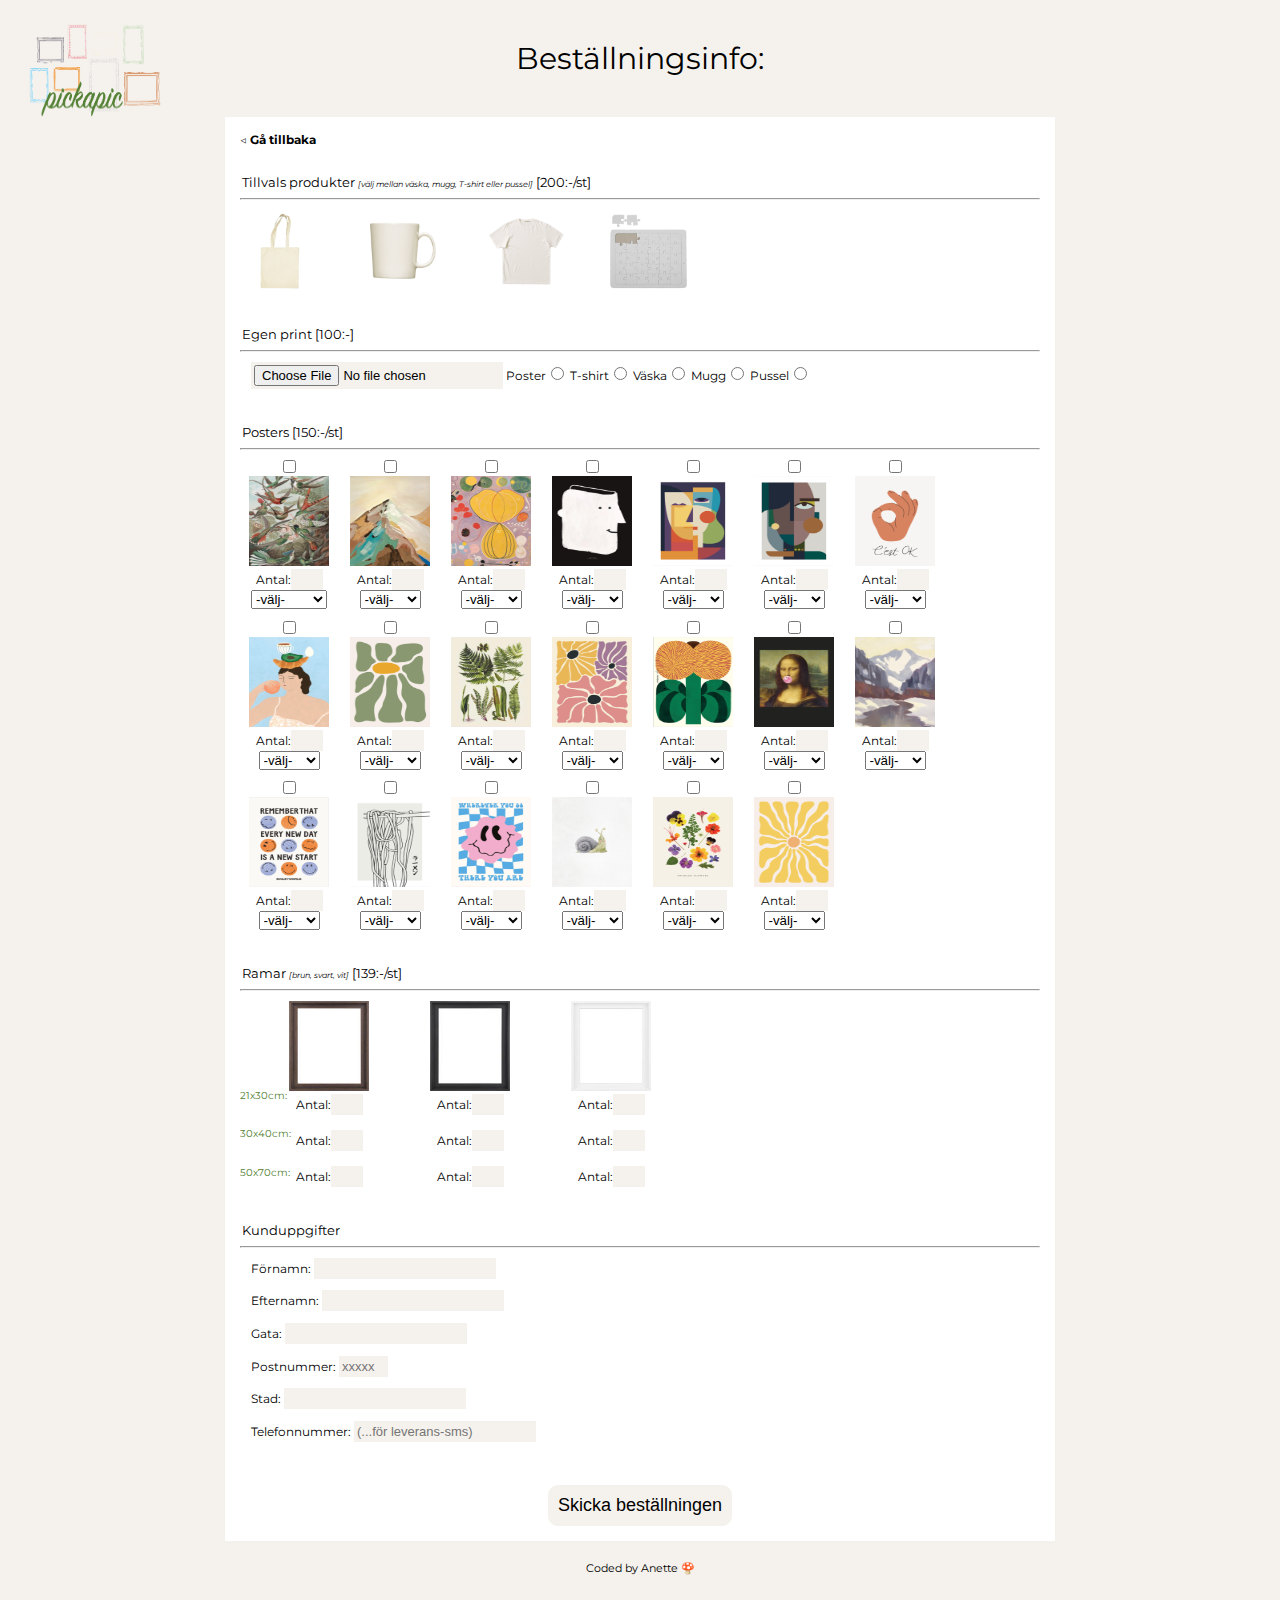
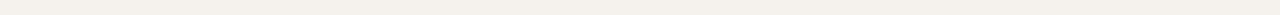
<file: tabell.html>
<!DOCTYPE html>
<html lang="en">
<head>
    <meta charset="UTF-8">
    <meta name="viewport" content="width=device-width, initial-scale=1.0">
    <link rel="stylesheet" href="css/tabell.css">
    <link rel="preconnect" href="https://fonts.googleapis.com">
<link rel="preconnect" href="https://fonts.gstatic.com" crossorigin>
<link href="https://fonts.googleapis.com/css2?family=Montserrat:ital,wght@0,100..900;1,100..900&family=Roboto:ital,wght@0,100;0,300;0,400;0,500;0,700;0,900;1,100;1,300;1,400;1,500;1,700;1,900&display=swap" rel="stylesheet">
    <title>Pickapic - beställning</title>
</head>
<body>
    <h1>Beställningsinfo:</h1>
     <img src="img/logo.png" alt="pickapic-logga" class="logga">
    
    <form class="orderDetails">
     <a href="index.html">◁ <strong>Gå tillbaka</strong></a>


     <h3>Tillvals produkter <em>[välj mellan väska, mugg, T-shirt eller pussel]</em> [200:-/st]</h3><hr>
          <img src="img/bag.png" alt="bag" class="products">
          <img src="img/mugg.png" alt="mugg" class="products">
          <img src="img/t-shirt.png" alt="shirt" class="products">
          <img src="img/puzzel.png" alt="pussel" class="products">

          
     <h3>Egen print [100:-]</h3><hr>
     <fieldset class="file"><input type="file">
          Poster<label><input type="radio" value="poster"></label>
          T-shirt<label><input type="radio" value="t-shirt"></label>
          Väska<label><input type="radio"  value="bag"></label>
          Mugg<label><input type="radio" value="mugg"></label>
          Pussel<label><input type="radio" value="pussel"></label></fieldset>


     <h3>Posters [150:-/st]</h3><hr>
          <fieldset class="poster"><label><input type="checkbox" class="poster"><br>
               <img src="img/posters/ny/birds.png" alt="birds"></label><br>
                    Antal:<input type="number" min="0" max="10" style="width: 2em">                    <div><select><option value="default" selected>-välj-</option>
                    <option value="poster">Poster S</option>
                    <option value="poster">Poster M</option>
                    <option value="poster">Poster L</option>
                    <option value="bag">Väska</option>
                    <option value="shirt">T-shirt</option>
                    <option value="mugg">Mugg</option>
               </select></div></fieldset>

          <fieldset class="poster"><label><input type="checkbox" class="poster"><br>
               <img src="img/posters/ny/colormountain.png" alt="colormountain"></label><br>
                    Antal:<input type="number" min="0" max="10" style="width: 2em">
               <div><select><option value="default" selected>-välj-</option>
                    <option value="poster">Poster</option>
                    <option value="bag">Väska</option>
                    <option value="shirt">T-shirt</option>
                    <option value="mugg">Mugg</option>
               </select></div></fieldset>

          <fieldset class="poster"><label><input type="checkbox" class="poster"><br>
               <img src="img/posters/ny/everything.png" alt="everything"></label><br>
                    Antal:<input type="number" min="0" max="10" style="width: 2em">
                    <div><select><option value="default" selected>-välj-</option>
                    <option value="poster">Poster</option>
                    <option value="bag">Väska</option>
                    <option value="shirt">T-shirt</option>
                    <option value="mugg">Mugg</option>
                    </select></div></fieldset>
                    
          <fieldset class="poster"><label><input type="checkbox" class="poster"><br>
               <img src="img/posters/ny/face.png" alt="face"></label><br>
                    Antal:<input type="number" min="0" max="10" style="width: 2em">
                    <div><select><option value="default" selected>-välj-</option>
                    <option value="poster">Poster</option>
                    <option value="bag">Väska</option>
                    <option value="shirt">T-shirt</option>
                    <option value="mugg">Mugg</option>
                    </select></div></fieldset>

          <fieldset class="poster"><label><input type="checkbox" class="poster"><br>
               <img src="img/posters/ny/face1.png" alt="face1"></label><br>
                    Antal:<input type="number" min="0" max="10" style="width: 2em">
                    <div><select><option value="default" selected>-välj-</option>
                    <option value="poster">Poster</option>
                    <option value="bag">Väska</option>
                    <option value="shirt">T-shirt</option>
                    <option value="mugg">Mugg</option>
                    </select></div></fieldset>

          <fieldset class="poster"><label><input type="checkbox" class="poster"><br>
               <img src="img/posters/ny/face2.png" alt="face2"></label><br>
                    Antal:<input type="number" min="0" max="10" style="width: 2em">
                    <div><select><option value="default" selected>-välj-</option>
                    <option value="poster">Poster</option>
                    <option value="bag">Väska</option>
                    <option value="shirt">T-shirt</option>
                    <option value="mugg">Mugg</option>
                    </select></div></fieldset>
          
          <fieldset class="poster"><label><input type="checkbox" class="poster"><br>
               <img src="img/posters/ny/fingers.png" alt="fingers"></label><br>
                    Antal:<input type="number" min="0" max="10" style="width: 2em">
                    <div><select><option value="default" selected>-välj-</option>
                    <option value="poster">Poster</option>
                    <option value="bag">Väska</option>
                    <option value="shirt">T-shirt</option>
                    <option value="mugg">Mugg</option>
                    </select></div></fieldset>

          <fieldset class="poster"><label><input type="checkbox" class="poster"><br>
               <img src="img/posters/ny/frukost.png" alt="frukost"></label><br>
                    Antal:<input type="number" min="0" max="10" style="width: 2em">
                    <div><select><option value="default" selected>-välj-</option>
                    <option value="poster">Poster</option>
                    <option value="bag">Väska</option>
                    <option value="shirt">T-shirt</option>
                    <option value="mugg">Mugg</option>
                    </select></div></fieldset>

          <fieldset class="poster"><label><input type="checkbox" class="poster"><br>
               <img src="img/posters/ny/greenflower.png" alt="greenflower"></label><br>
                    Antal:<input type="number" min="0" max="10" style="width: 2em">
                    <div><select><option value="default" selected>-välj-</option>
                    <option value="poster">Poster</option>
                    <option value="bag">Väska</option>
                    <option value="shirt">T-shirt</option>
                    <option value="mugg">Mugg</option>
                    </select></div></fieldset>
                    
          <fieldset class="poster"><label><input type="checkbox" class="poster"><br>
               <img src="img/posters/ny/greenplats.png" alt="greenplats"></label><br>
                    Antal:<input type="number" min="0" max="10" style="width: 2em">
                    <div><select><option value="default" selected>-välj-</option>
                    <option value="poster">Poster</option>
                    <option value="bag">Väska</option>
                    <option value="shirt">T-shirt</option>
                    <option value="mugg">Mugg</option>
                    </select></div></fieldset>

          <fieldset class="poster"><label><input type="checkbox" class="poster"><br>
               <img src="img/posters/ny/groovyflower.png" alt="groovyflower"></label><br>
                    Antal:<input type="number" min="0" max="10" style="width: 2em">
                    <div><select><option value="default" selected>-välj-</option>
                    <option value="poster">Poster</option>
                    <option value="bag">Väska</option>
                    <option value="shirt">T-shirt</option>
                    <option value="mugg">Mugg</option>
                    </select></div> </fieldset>

          <fieldset class="poster"><label><input type="checkbox" class="poster"><br>
               <img src="img/posters/ny/maskros.png" alt="maskros"></label><br>
                    Antal:<input type="number" min="0" max="10" style="width: 2em">
                    <div><select><option value="default" selected>-välj-</option>
                    <option value="poster">Poster</option>
                    <option value="bag">Väska</option>
                    <option value="shirt">T-shirt</option>
                    <option value="mugg">Mugg</option>
                    </select></div></fieldset>

          <fieldset class="poster"><label><input type="checkbox" class="poster"><br>
               <img src="img/posters/ny/monalisa.png" alt="monalisa"></label><br>
                    Antal:<input type="number" min="0" max="10" style="width: 2em">
                    <div><select><option value="default" selected>-välj-</option>
                    <option value="poster">Poster</option>
                    <option value="bag">Väska</option>
                    <option value="shirt">T-shirt</option>
                    <option value="mugg">Mugg</option>
                    </select></div></fieldset>

          <fieldset class="poster"><label><input type="checkbox" class="poster"><br>
               <img src="img/posters/ny/mountain.png" alt="mountain"></label><br>
                    Antal:<input type="number" min="0" max="10" style="width: 2em">
                    <div><select><option value="default" selected>-välj-</option>
                    <option value="poster">Poster</option>
                    <option value="bag">Väska</option>
                    <option value="shirt">T-shirt</option>
                    <option value="mugg">Mugg</option>
                    </select></div></fieldset>

          <fieldset class="poster"><label><input type="checkbox" class="poster"><br>
               <img src="img/posters/ny/newday.png" alt="newday"></label><br>
                    Antal:<input type="number" min="0" max="10" style="width: 2em">
                    <div><select><option value="default" selected>-välj-</option>
                    <option value="poster">Poster</option>
                    <option value="bag">Väska</option>
                    <option value="shirt">T-shirt</option>
                    <option value="mugg">Mugg</option>
                    </select></div></fieldset>
                    
          <fieldset class="poster"><label><input type="checkbox" class="poster"><br>
               <img src="img/posters/ny/ramen.png" alt="ramen"></label><br>
                    Antal:<input type="number" min="0" max="10" style="width: 2em">
                    <div><select><option value="default" selected>-välj-</option>
                    <option value="poster">Poster</option>
                    <option value="bag">Väska</option>
                    <option value="shirt">T-shirt</option>
                    <option value="mugg">Mugg</option>
                    </select></div></fieldset>

          <fieldset class="poster"><label><input type="checkbox" class="poster"><br>
               <img src="img/posters/ny/smiley.png" alt="smiley"></label><br>
                    Antal:<input type="number" min="0" max="10" style="width: 2em">
                    <div><select><option value="default" selected>-välj-</option>
                    <option value="poster">Poster</option>
                    <option value="bag">Väska</option>
                    <option value="shirt">T-shirt</option>
                    <option value="mugg">Mugg</option>
                    </select></div></fieldset>

          <fieldset class="poster"><label><input type="checkbox" class="poster"><br>
               <img src="img/posters/ny/snigel.png" alt="snigel"></label><br>
                    Antal:<input type="number" min="0" max="10" style="width: 2em">
               <div><select><option value="default" selected>-välj-</option>
                    <option value="poster">Poster</option>
                    <option value="bag">Väska</option>
                    <option value="shirt">T-shirt</option>
                    <option value="mugg">Mugg</option>
               </select></div></fieldset>
          
          <fieldset class="poster"><label><input type="checkbox" class="poster"><br>
               <img src="img/posters/ny/swedishflower.png" alt="swedishflower"></label><br>
                    Antal:<input type="number" min="0" max="10" style="width: 2em">
                    <div><select><option value="default" selected>-välj-</option>
                    <option value="poster">Poster</option>
                    <option value="bag">Väska</option>
                    <option value="shirt">T-shirt</option>
                    <option value="mugg">Mugg</option>
                    </select></div></fieldset>
          
          <fieldset class="poster"><label><input type="checkbox" class="poster"><br>
               <img src="img/posters/ny/yellowflower.png" alt="yellowflower"></label><br>
                    Antal:<input type="number" min="0" max="10" style="width: 2em">
                    <div><select><option value="default" selected>-välj-</option>
                    <option value="poster">Poster</option>
                    <option value="bag">Väska</option>
                    <option value="shirt">T-shirt</option>
                    <option value="mugg">Mugg</option>
                    </select></div></fieldset>



     <h3>Ramar <em>[brun, svart, vit]</em> [139:-/st]</h3> <hr>
          <div class="storlek1">21x30cm:</div>
          <div class="storlek2">30x40cm:</div>
          <div class="storlek3">50x70cm:</div>
          
     <fieldset class="frames"><label><input type="checkbox" class="frameCheck"> <img src="img/brunram.jpeg" alt="brownFrame"></label> <br>
            Antal:<input type="number" min="0" max="10" style="width: 2em"><br><br> 
            Antal:<input type="number" min="0" max="10" style="width: 2em"><br><br> 
            Antal:<input type="number" min="0" max="10" style="width: 2em"></fieldset>

     
     <fieldset class="frames1"><label><input type="checkbox" class="frameCheck"> <img src="img/svartram.jpeg" alt="blackFrame"> </label><br>
          Antal:<input type="number" min="0" max="10" style="width: 2em"><br><br> 
          Antal:<input type="number" min="0" max="10" style="width: 2em"><br><br> 
          Antal:<input type="number" min="0" max="10" style="width: 2em" ></fieldset>

     <fieldset class="frames1"><label><input type="checkbox" class="frameCheck"> <img src="img/vitram.jpeg" alt="whiteFrame"></label> <br>
          Antal:<input type="number" min="0" max="10" style="width: 2em"><br><br> 
          Antal:<input type="number" min="0" max="10" style="width: 2em"><br><br> 
          Antal:<input type="number" min="0" max="10" style="width: 2em"></fieldset>



        <h3>Kunduppgifter</h3> <hr>
        <fieldset><label>Förnamn:</label>
             <input type="text" required></fieldset>
        <fieldset><label>Efternamn:</label>
             <input type="text" required></fieldset>
        <fieldset><label>Gata:</label>
             <input type="text" required></fieldset>   
        <fieldset><label>Postnummer:</label>
             <input type="text" placeholder="xxxxx" class="zipcode"></fieldset>
        <fieldset><label>Stad:</label>
             <input type="text" required></fieldset>
        <fieldset><label>Telefonnummer:</label>
             <input type="tel" placeholder="(...för leverans-sms)" required></fieldset>
             <br>
             <input type="submit" formaction="https://thepickapic.netlify.app/thanks" value="Skicka beställningen" class="orderButton">
          
    </form>
    

    <p class="madeBy">Coded by Anette 🍄</p>
</body>
</html>
</file>
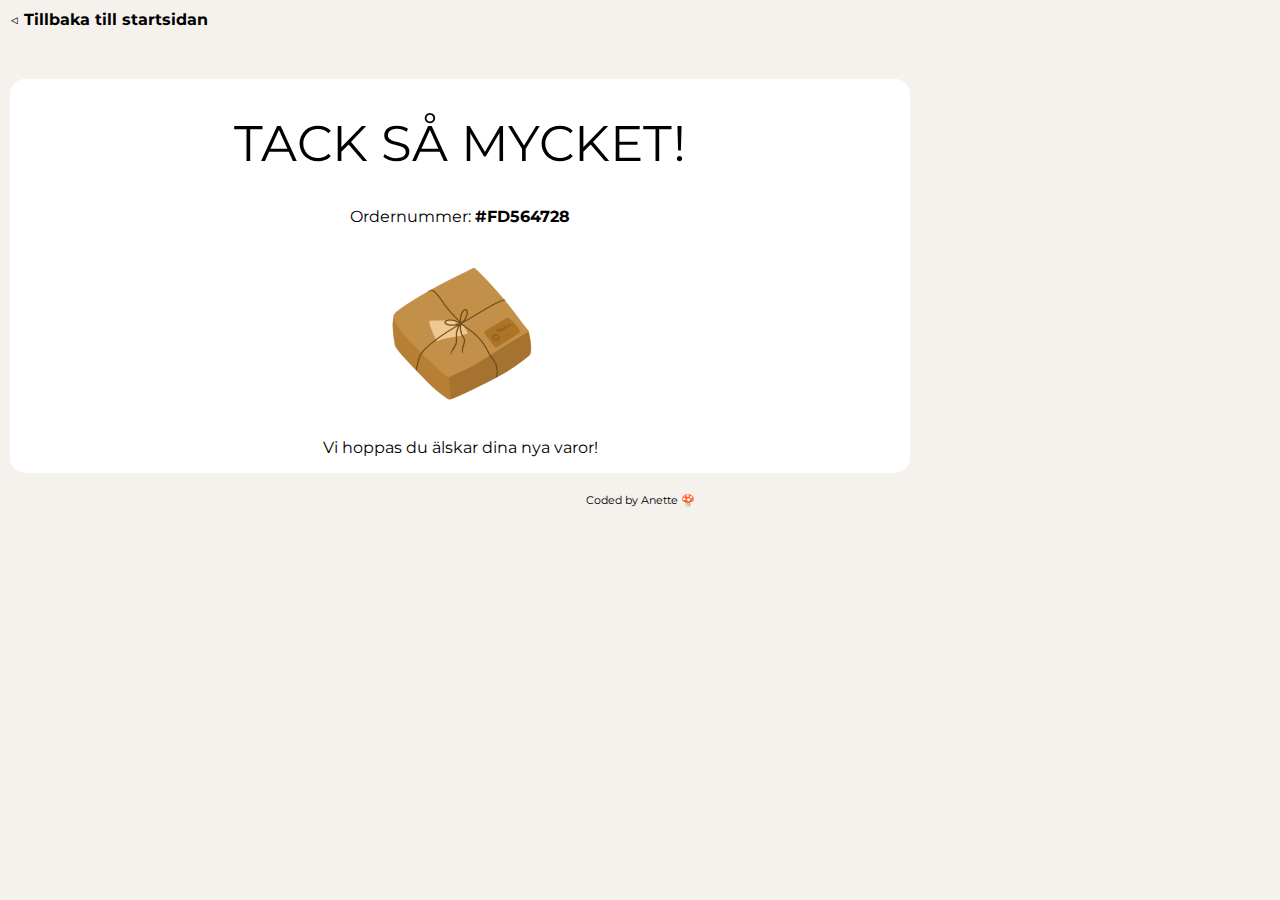
<file: thanks.html>
<!DOCTYPE html>
<html lang="en">
<head>
    <meta charset="UTF-8">
    <meta name="viewport" content="width=device-width, initial-scale=1.0">
    <title>Document</title>
    <link rel="stylesheet" href="css/style.css">
    <link rel="preconnect" href="https://fonts.googleapis.com">
<link rel="preconnect" href="https://fonts.gstatic.com" crossorigin>
<link href="https://fonts.googleapis.com/css2?family=Montserrat:ital,wght@0,100..900;1,100..900&family=Roboto:ital,wght@0,100;0,300;0,400;0,500;0,700;0,900;1,100;1,300;1,400;1,500;1,700;1,900&display=swap" rel="stylesheet">
</head>
<body>
    <a href="index.html">◁ <strong>Tillbaka till startsidan</strong></a>

<div class="thanksContainer">
    <h1 class="thanks">TACK SÅ MYCKET!</h1>
        <p> Ordernummer: <strong>#FD564728</strong></p>
            <img src="img/package.jpeg" alt="paket" class="package">
        <p>Vi hoppas du älskar dina nya varor!</p>

</div>
<p class="madeBy">Coded by Anette 🍄</p>
</body>
</html>
</file>
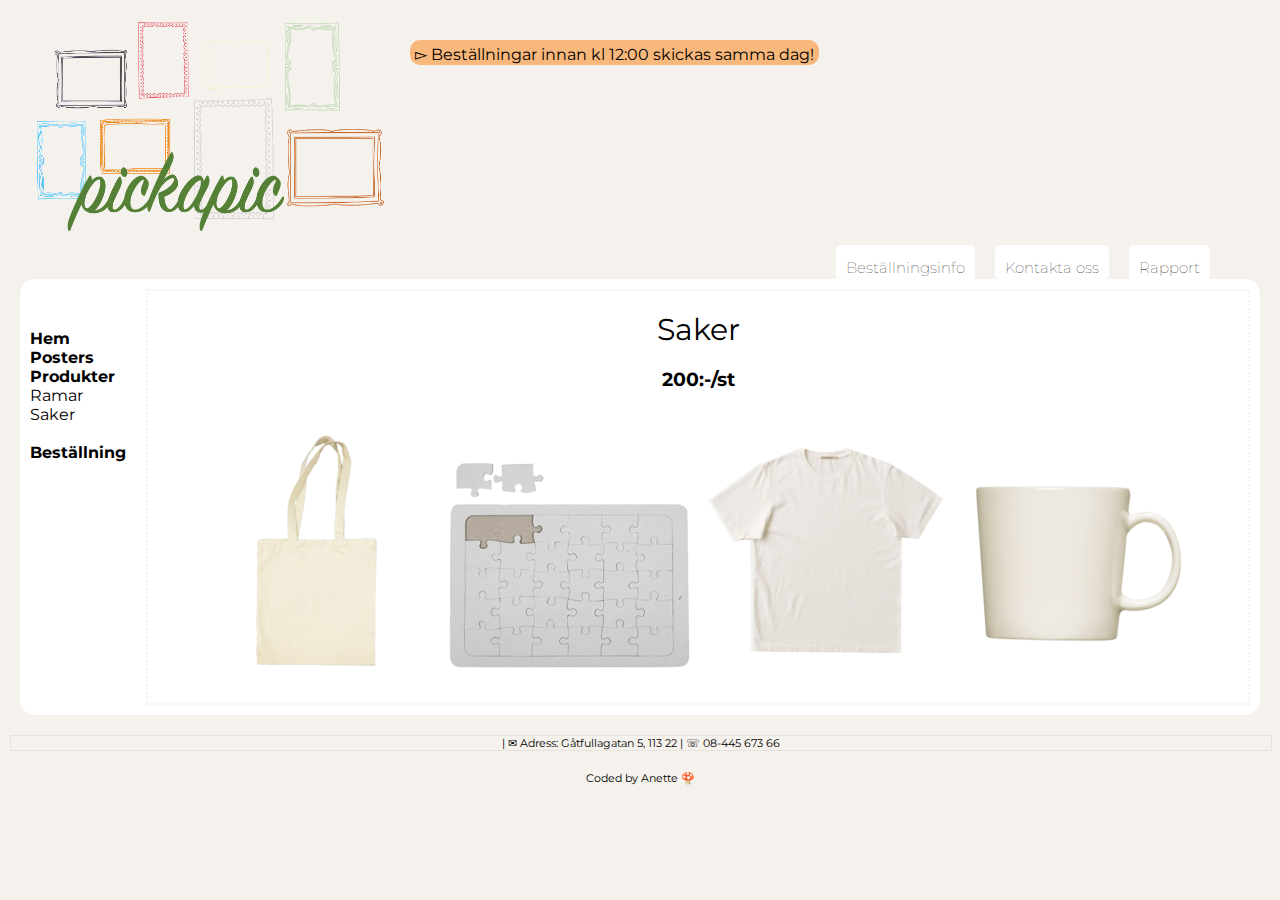
<file: things.html>
<!DOCTYPE html>
<html lang="en">
<head>
    <meta charset="UTF-8">
    <meta name="viewport" content="width=device-width, initial-scale=1.0">
    <link rel="stylesheet" href="css/nextStyle.css">
<link rel="preconnect" href="https://fonts.googleapis.com">
<link rel="preconnect" href="https://fonts.gstatic.com" crossorigin>
<link href="https://fonts.googleapis.com/css2?family=Montserrat:ital,wght@0,100..900;1,100..900&family=Roboto:ital,wght@0,100;0,300;0,400;0,500;0,700;0,900;1,100;1,300;1,400;1,500;1,700;1,900&display=swap" rel="stylesheet">
    <title>Picapick</title>
</head>
<body>
    <div class="headContainer">
        <img src="img/logo.png" alt="pickapic-logga" class="logga2">
                <div class="orderToday">▻ Beställningar innan kl 12:00 skickas samma dag! </div>
    </div>

        <ul class="choose">
            <li><a href="order.html">Beställningsinfo</a></li>
            <li><a href="aboutus.html">Kontakta oss</a></li>
            <li><a href="rapport.html">Rapport</a></li>
        </ul>

    <div class="mainContainer">
        <nav>
            <a href="index.html" class="home"><strong>Hem</strong></a><br>
            <a href="pictures.html" class="pic"><strong>Posters</strong></a><br>
            <a href="products.html" class="prod"><strong>Produkter</strong></a><br>
                <a href="frames.html" class="frame">Ramar</a><br>
                <a href="things.html" class="things">Saker</a><br><br>
            <a href="tabell.html" class="order"><strong>Beställning</strong></a><br>
        </nav>

    <main class="main">
        <h1>Saker</h1><h3>200:-/st</h3>
            <img src="img/bag.png" alt="bag" class="product">
            <img src="img/puzzel.png" alt="puzzle" class="product">
            <img src="img/t-shirt.png" alt="shirt" class="product">
            <img src="img/mugg.png" alt="cup" class="product">
    </main></div>


    <footer>| ✉︎ Adress: Gåtfullagatan 5, 113 22 | ☏ 08-445 673 66</footer>

<p class="madeBy">Coded by Anette 🍄</p>
</body>
</html>
</file>
<file: css/style.css>
body{
    font-family: "Montserrat", sans-serif;
    display: flex;
    flex-direction: column;
    margin: 10px;
    background-color: #f5f2ed;
    max-width: 100%;
}

h1{
    font-size: 20px;
    font-weight: 400;
}


picture{
    width: 100px;
}

.headContainer{
    display: flex;
    flex-direction: row;
    border-radius: 30px;
    max-width: 100%;
    justify-content: center;
}

.logga{
    flex-direction: row;
    position: relative;
    width: 450px;
    height: 280px;
    margin-top: 30px;
}

.logga2{
    width: 250px;
    height: 150px;
    margin-top: 30px;
}

.news{
    background-color: #889871;
    width: 100px;
    height: 100px;
    font-size: 11px;
    font-weight: lighter;
    color:#f5f2ed;
    margin: 20px;
    text-align: center;
    border-radius: 50%;
    padding: 30px;
    border: 10px dashed #f5f2ed;
    position: relative;
    margin-left: -60px;
}

.news h2{
 font-weight: lighter;
 font-size: 28px;
 margin-top: 0;
}

h6{
    font-weight: lighter;
    font-size: 12px;
    margin-top: 0;
}

.mainContainer{
    background-color: #fff;
    display: flex;
    flex-direction: row;
    border-radius: 15px;
    text-align: center;
    margin: 0px 10px;
}

main{
    position:relative;
    background-color: #fff;
    margin: 20px;
    padding: 30px;
    padding-top: 0;
    border: 2px dotted #f5f2ed;
    width: 100%;
}

a{
    text-decoration: none;
    color:#000;
}

li{
    font-weight: bold;
    line-height: 25px;
}

ul li{
    font-weight: normal;
}

nav {
    text-align: left;
    margin: 10px;
    margin-top: 50px;
    list-style: none;
    width: 100px;
}

nav ul{
    list-style: none;
    margin-left: -20px;
    margin-top: -1px;
}

.pic:hover{
    color:#889871;
}

.home:hover{
    color:#889871
}

.prod:hover{
    color:#889871;
}

.order:hover{
    color:#889871;
}

.choose{
    text-align: right;
    font-size: 15px;
    display: inline-block;
    list-style: none;
    display: inline-flex;
    justify-content: right;
    margin-right: 60px;
}

.choose li{
    background-color: #fff;
    margin-left: 20px;
    margin-top: 10px;
    padding: 10px;
    padding-bottom: 0px;
    margin-bottom: -16px;
    border-radius: 5px;
    font-weight: lighter;
}

.choose li:hover{
    transition:ease-in-out;
    transform: scale(1.2);
}

.orderToday{
    display: block;
    margin: 0 auto;
    margin-top: 10px;
    padding: 5px;
    background-color: #fa7e0a7f;
    border-radius: 10px;
    max-width: 80%;
}

footer{
    display: block;
    margin: 0 auto;
    margin-top: 20px;
    text-align: center;
    border: 1px solid #e8e2dd;
    width: 100%;
    font-size: 11px;
}

.madeBy{
    display: block;
    margin: 0 auto;
    padding: 20px;
    font-size: 11px;
}

.product{
    width: 250px;
    position: relative;
    justify-content: space-evenly;
}

.product1{
    width: 150px;
    justify-content: space-between;
    margin: 15px;
}

.start1{
    width: 150px;
    border: solid 1px #000;
}

.start2, .start3{
    width: 200px;
    justify-content: center;
}

.start4{
    width: 120px;
    margin-bottom: 35px;
}

.startpil{
    width: 85px;
}

#button{
    display: block;
    margin: 0 auto;
    margin-top: 50px;
    padding:10px;
    font-size: 18px;
    width: fit-content;
    background-color: #889871;
    border: #000;
    border-radius: 10px;
}

#button:hover{
    color: #f5f2ed;
    background-color: #fa7e0a7f;
    cursor:pointer;
}

.orderList{
    font-size: 12px;
    margin-top: 100px;
}

.lathund{
    width: 300px;
    height: 450px;
    float: right;
    margin-top: -60px;
}

.profil{
    width: 150px;
    height: 150px;
    margin: 10px;
    border-radius: 50%;
    border: solid 1px #000;
}

.info{
    font-size: 13px;
}


/*thanks*/

.thanksContainer{
    background-color: #fff;
    position: relative;
    justify-content: center;
    margin-top: 50px;
    max-width: 900px;
    border-radius: 15px;
}

.thanksContainer p{
    text-align: center;
}

.thanks{
    font-size: 50px;
    text-align: center;
}

.package{
    display: block;
    margin: 0 auto;
    width: 200px;
    height:180px;
    
}

/*extra*/
@media only screen and (max-width: 900px) {
.headContainer{
    justify-content: left;
}

h6{
    font-size: 8px;
}

.orderToday{
    font-size: 11px;
}

.logga{
    width: 250px;
    height: 180px;
}

.logga2{
    width: 200px;
    height: 100px;
    margin-bottom: -20px;
    float: left;
}

.news{
    width:50px;
    height: 50px;
    margin-left: -20px;
    border: 5px dashed #f5f2ed;
}

.news h2{
    font-size: 12px;
    font-weight: bold;
}

.start1{
    width: 80px;
}

.start2, .start3{
    width: 110px;
}

.start4{
    width: 65px;
    margin-bottom: 15px;
}

.startpil{
    width: 60px;
}

button{
    font-size: 12px;
}
}

@media only screen and (max-width: 700px) {
body{
    margin: 10px;
}

h1{
    font-size: 14px;
}

main{
    padding: 10px;
}

main p{
    font-size: 12px;
}

.orderToday{
    font-size: 8px;
}

.logga2{
    width: 200px;
    height: 100px;
    margin-bottom: -20px;
}

.choose{
    font-size: 12px;
    margin-top: 5px;
}

nav{
    font-size: 11px;
}

.start1{
    width: 60px;
}

.start2, .start3{
    width: 80px;
}

.start4{
    width: 55px;
    margin-bottom: 10px;
}

.startpil{
    width: 40px;
}

button{
    font-size: 12px;
}

.profil{
    width: 100px;
    height: 100px;
}

.info{
    font-size: 11px;
}

.lathund{
    width: 180px;
    height: 320px;
    margin-top: -10px;
}

.orderList{
    font-size: 11px;
    margin-top: 30px;
}

.thanksContainer{
    font-size: 12px;
    justify-content: center;
}

.package{
    width: 100px;
    height: 80px;
}
}

@media only screen and (max-width: 500px) {
h1{
    font-size: 12px;
}

h6{
    font-size: 5px;
}

.orderToday{
    font-size: 6px;
    height: 10px;
}

.logga{
    width: 180px;
    height: 100px;
}

.logga2{
    width: 150px;
    height: 80px;
    margin-bottom: -20px;
}

.choose{
    font-size: 10px;
    margin-top: 5px;
    justify-content: center;
}


.choose li{
    margin-bottom: -12px;
}

.news{
    width:30px;
    height: 30px;
    margin-left: -20px;
    border: 2px dashed #f5f2ed;
}

.news h2{
    font-size: 9px;
    padding:0px;
    font-weight: lighter;
}

nav{
    font-size: 11px;
}

.start1{
    width: 40px;
}

.start2, .start3{
    width: 50px;
}

.start4{
    width: 30px;
    margin-bottom: 10px;
}

.startpil{
    width: 20px;
}

button{
    font-size: 10px;
}

li{
    line-height: 15px;
}

.lathund{
    width: 150px;
    height: 250px;
    margin-top: 0px;
}
}

@media only screen and (max-width: 450px){
h1{
    font-size: 9px;
}

main{
width: 440px;
}

main p{
    font-size: 10px;
}

.orderToday{
    font-size: 4px;
    height: 8px;
}

.logga2{
    width: 100px;
    height: 50px;
    margin-bottom: -20px;
}

.choose{
    font-size: 6px;
    margin-top: 0px;
    margin-right: 0px;
    font-size: 5px;
}

.choose li{
    margin-bottom: -6px;
}

.profil{
    width: 60px;
    height: 60px;
}

.info{
    font-size: 10px;
}

.lathund{
    width: 100px;
    height: 150px;
    margin-top: 0px;
}

.orderList{
    font-size: 7.5px;
}

nav{
    font-size: 8px;
}
li{
   line-height: 10px; 
}
}

@media only screen and (max-width: 300px){
.logga2{
    width: 80px;
    height: 35px;
    margin-bottom: 0px;
    margin-top: 10px;
}

.profil{
    width:40px;
    height:40px;
    margin: 0px;
}

.info{
    font-size: 6px;
}

.lathund{
    width:80px;
    height: 120px;
}

.choose{
    font-size: 4px;
    justify-content: center;
    margin-right: 0px;
}
}
</file>
<file: css/nextStyle.css>
body{
    font-family: "Montserrat", sans-serif;
    display: flex;
    flex-direction: column;
    margin: 10px;
    background-color: #f5f2ed;
    max-width: 100%;
}

h1{
    font-size: 30px;
    font-weight: 400;
}


h6{
    font-weight: lighter;
    font-size: 12px;
    margin-top: 0;
}


.headContainer{
    display: flex;
    flex-direction: row;
    border-radius: 30px;
    max-width: 100%;
    justify-content: left;
}

.logga2{
    width: 400px;
    height: 230px;
    margin-bottom: -20px;
}

.mainContainer{
    background-color: #fff;
    display: flex;
    flex-direction: row;
    border-radius: 15px;
    text-align: center;
    margin: 0px 10px;
}


main{
    justify-content: center;
    background-color: #fff;
    margin: 10px;
    padding: 10px;
    padding-top: 0;
    border: 2px dotted #f5f2ed;
    width: 100%;
}

a{
    text-decoration: none;
    color:#000;
}

li{
    font-weight: bold;
    line-height: 25px;
}

ul li{
    font-weight: normal;
}

nav {
    text-align: left;
    margin: 10px;
    margin-top: 50px;
    list-style: none;
    width: 100px;
}

nav ul{
    list-style: none;
    margin-left: -20px;
    margin-top: -1px;
}

.pic:hover{
    color:#889871;
}

.home:hover{
    color:#889871
}

.prod:hover{
    color:#889871;
}

.order:hover{
    color:#889871;
}

.frame:hover{
    color:#fa7e0a7f;
}

.things:hover{
    color:#fa7e0a7f;
}

.theme:hover{
    color:#fa7e0a7f;
}


.choose{
    text-align: right;
    font-size: 15px;
    display: inline-block;
    list-style: none;
    display: inline-flex;
    justify-content: right;
    margin-right: 60px;
}

.choose li{
    background-color: #fff;
    margin-left: 20px;
    margin-top: 10px;
    padding: 10px;
    padding-bottom: 0px;
    margin-bottom: -16px;
    border-radius: 5px;
    font-weight: lighter;
}

.choose li:hover{
    transition:ease-in-out;
    transform: scale(1.2);
}

.orderToday{
    margin-top: 30px;
    padding: 5px;
    background-color: #fa7e0a7f;
    border-radius: 10px;
    max-width: 100%;
    height: 15px;
}

footer{
    display: block;
    margin: 0 auto;
    margin-top: 20px;
    text-align: center;
    border: 1px solid #e8e2dd;
    width: 100%;
    font-size: 11px;
}

.madeBy{
    display: block;
    margin: 0 auto;
    padding: 20px;
    font-size: 11px;
}

.product{
    width: 250px;
    position: relative;
    justify-content: space-evenly;
}

.product1{
    width: 150px;
    justify-content: space-evenly;
    margin: 15px;
}

.poster{
    width: 200px;
    height: auto;
    justify-content: space-evenly;
    margin: 10px;
}

.themeLink{
    padding: 20px;
    margin-top: 20px;
    font-size: 18px;
    color: #896A65;
}

/*extra*/
@media only screen and (max-width: 900px) {
.orderToday{
    font-size: 11px;
}

.product1{
    width: 100px;
}

.poster{
    width:120px;
}

.logga2{
    width: 200px;
    height: 100px;
    margin-bottom: -20px;
}
}

@media only screen and (max-width: 700px) {
h1{
    font-size: 18px;
}

.orderToday{
    font-size: 8px;
}

.product1{
    width: 60px;
    margin: 10px;
}

.product{
    width: 120px;
}

.poster{
    width: 100px;
    margin: 8px;
}

.logga2{
    width: 200px;
    height: 100px;
    margin-bottom: -20px;
}

.choose{
    font-size: 12px;
    margin-top: 5px;
}

nav{
    font-size: 11px;
}
}

@media only screen and (max-width: 520px) {
h1{
    font-size: 12px;
}

main a{
    font-size: 12px;
}

.themeLink{
    font-size: 8px;
    padding: 5px;
}

.orderToday{
    font-size: 6px;
    height: 10px;
}

.product1{
    width: 50px;
    margin: 5px;
}

.product{
    width: 70px;
}

.poster{
    width: 60px;
    margin: 5px;
}

.logga2{
    width: 150px;
    height: 80px;
}

.choose{
    font-size: 10px;
    margin-top: 5px;
    justify-content: center;
}
}

@media only screen and (max-width: 450px){
.product{
    width: 50px;
}

.poster{
    width: 40px;
    margin: 0px;
}

.logga2{
    width: 100px;
    height: 50px;
}

.choose{
    font-size: 6px;
    margin-top: 0px;
    margin-bottom: 15px;
}

nav{
    font-size: 8px;
    margin-top: 20px;
}  

li{
    line-height: 10px;
}
}

@media only screen and (max-width: 300px){
.themeLink{
    font-size: 7px;
    padding: 0px;
}

.orderToday{
    font-size: 5px;
}

.product1{
    width: 30px;
    margin: 0px;
}

.product{
    width: 40px;
}

.choose{
    font-size: 4px;
    margin-right: 0px;
}

.choose li{
    margin-left: 10px;
}
}
</file>
<file: css/tabell.css>
body{
    font-family: "Montserrat", sans-serif;
    display: flex;
    flex-direction: column;
    margin: 20px;
    background-color: #f5f2ed;
    max-width: 100%;
}

h1{
    font-size: 30px;
    font-weight: 400;
    margin-bottom: 40px;
    text-align: center;
}

h3{
    font-weight:normal;
    padding: 2px;
    margin: 0px;
    margin-top: 25px;
    font-size: 13px;
}

h3 em{
    font-size: 8px;
}

.logga{
    display: flex;
    position: absolute;
    width: 150px;
    height: 100px;
    justify-content: right;
}


.mainContainer{
    background-color: #fff;
    display: flex;
    flex-direction: row;
    border-radius: 15px;
    text-align: center;
}


main{
    position:relative;
    background-color: #fff;
    margin: 20px;
    padding: 30px;
    padding-top: 0;
    border: 2px dotted #f5f2ed;
    max-width: 100%;
}

a{
    text-decoration: none;
    color:#000;
}

li{
    font-weight: bold;
    line-height: 25px;
}

ul li{
    font-weight: normal;
}

nav {
    text-align: left;
    margin: 10px;
    margin-top: 50px;
    list-style: none;
    width: 100px;
    font-weight: bold;
}

nav ul{
    list-style: none;
    margin-left: -20px;
    margin-top: -1px;
}

nav li:hover{
    transition:ease-in-out;
    transform: scale(1.1);
}

.choose{
    text-align: right;
    font-size: 15px;
    display: inline-block;
    list-style: none;
    display: inline-flex;
    justify-content: right;
    margin-right: 25px;
}

.choose li{
    background-color: #fff;
    margin-left: 20px;
    margin-top: 10px;
    padding: 10px;
    padding-bottom: 0;
    margin-bottom: -2px;
    border-radius: 5px;
    font-weight: lighter;
}

.choose li:hover{
    transition:ease-in-out;
    transform: scale(1.2);
}


footer{
    display: block;
    margin: 0 auto;
    margin-top: 20px;
    text-align: center;
    border: 1px solid #e8e2dd;
    width: 100%;
    font-size: 11px;
}

.madeBy{
    display: block;
    margin: 0 auto;
    padding: 20px;
    font-size: 11px;
}


/*tabell*/

.orderDetails{
    display: block;
    margin: 0 auto;
    max-width:800px;
    padding: 15px;
    background-color: #fff;
    font-size: 12px;
}

.orderDetails img{
    width: 80px;
    height: 90px;
}

.orderDetails img:active{
    transition:ease-in-out;
    transform: scale(2);
}

.products{
    display: inline-block;
    margin-right: 40px;
}


.frames, .poster{
    display: inline-block;
    margin: 0 auto;
    text-align: center; 
}

.poster img:hover{
    transition:ease-in-out;
    transform: scale(2);
}

.frames{
    margin-left: 40px;
}

.frames1{
    display: inline-block;
    margin: 0 auto;
    text-align: center;
    margin-left: 40px;
}


.storlek1, .storlek2, .storlek3{
    text-align: left;
    font-size: 10px;
    color: #548135;
    display: flex;
    flex-direction: column;
    position: absolute;
}

.storlek1{
    margin-top: 92px;
}

.storlek2{
    margin-top: 130px;
}

.storlek3{
    margin-top: 169px;
}

.frameCheck{
    margin: 10px;
    display: none;
}

input:checked{
    background-color: #000;
}

legend{
    padding-top: 20px;
}

fieldset{
    border: none;
}

input{
    font-size: 13px;
    background-color: #f5f2ed;
    padding: 3px;
    border: none;
}

.zipcode{
    max-width: 6ch;
}


.orderButton{
    display: block;
    margin: 0 auto;
    margin-top: 20px;
    padding:10px;
    font-size: 18px;
    width: fit-content;
    background-color: #f5f2ed;
    color: #000;
    border: none;
    border-radius: 10px;
}

.orderButton:hover{
    color: #f5f2ed;
    background-color: #889871;
    cursor:pointer;
}

/*extra*/
@media only screen and (max-width: 900px) {
.orderDetails img{
        width: 40px;
        height: 50px;
}

.frames1{
    margin-left: 10px;
}

.storlek1, .storlek2, .storlek3{
    font-size: 8px;
}

.storlek1{
    margin-top: 68px;
}

.storlek2{
    margin-top: 105px;
}

.storlek3{
    margin-top: 144px;
}
}

@media only screen and (max-width: 500px) {
h1{
    font-size: 20px;
}

.logga{
    width: 120px;
    height: 70px;
}

.orderDetails img{
        width: 30px;
        height: 40px;
}

label{
    font-size: 10px;
}

.storlek1{
    margin-top: 58px;
}

.storlek2{
    margin-top: 95px;
}

.storlek3{
    margin-top: 134px;
}

.frames{
    margin-left: 30px;
}
}

@media only screen and (max-width: 450px) {
h1{
    font-size: 15px;
    font-weight: bold;
}

.logga{
    width: 120px;
    height: 70px;
}

.orderDetails img{
        width: 30px;
        height: 40px;
}

.frames1{
    margin-left: 0px;
}

label{
    font-size: 10px;
}

.storlek1{
    margin-top: 58px;
}

.storlek2{
    margin-top: 95px;
}

.storlek3{
    margin-top: 134px;
}

.frames{
    margin-left: 30px;
}
}


@media only screen and (max-width: 300px){
legend{
        font-size: 9px;
    }

fieldset{
        font-size: 2px;
    }

.storlek1, .storlek2, .storlek3{
    font-size: 6px;
}

.storlek1{
    margin-top: 52px;
}

.storlek2{
    margin-top: 88px;
}

.storlek3{
    margin-top: 125px;
}
}
</file>
